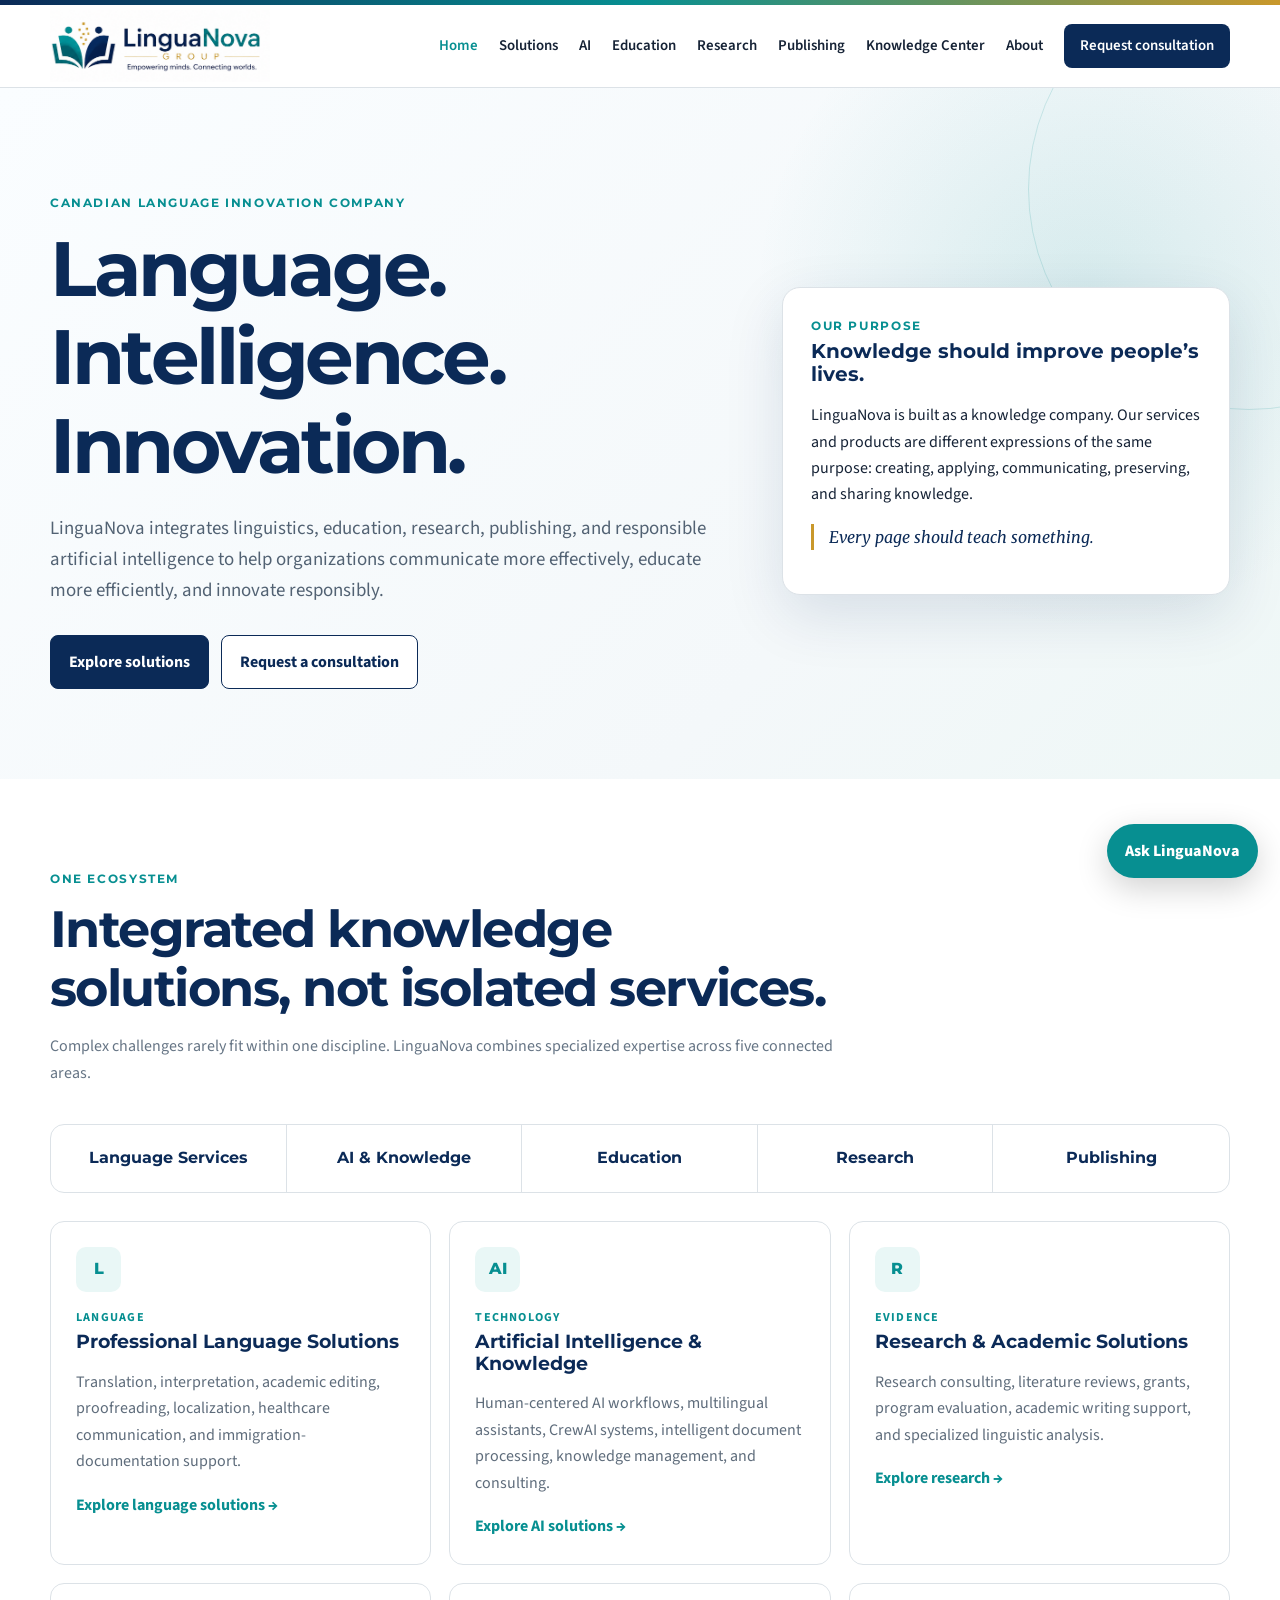
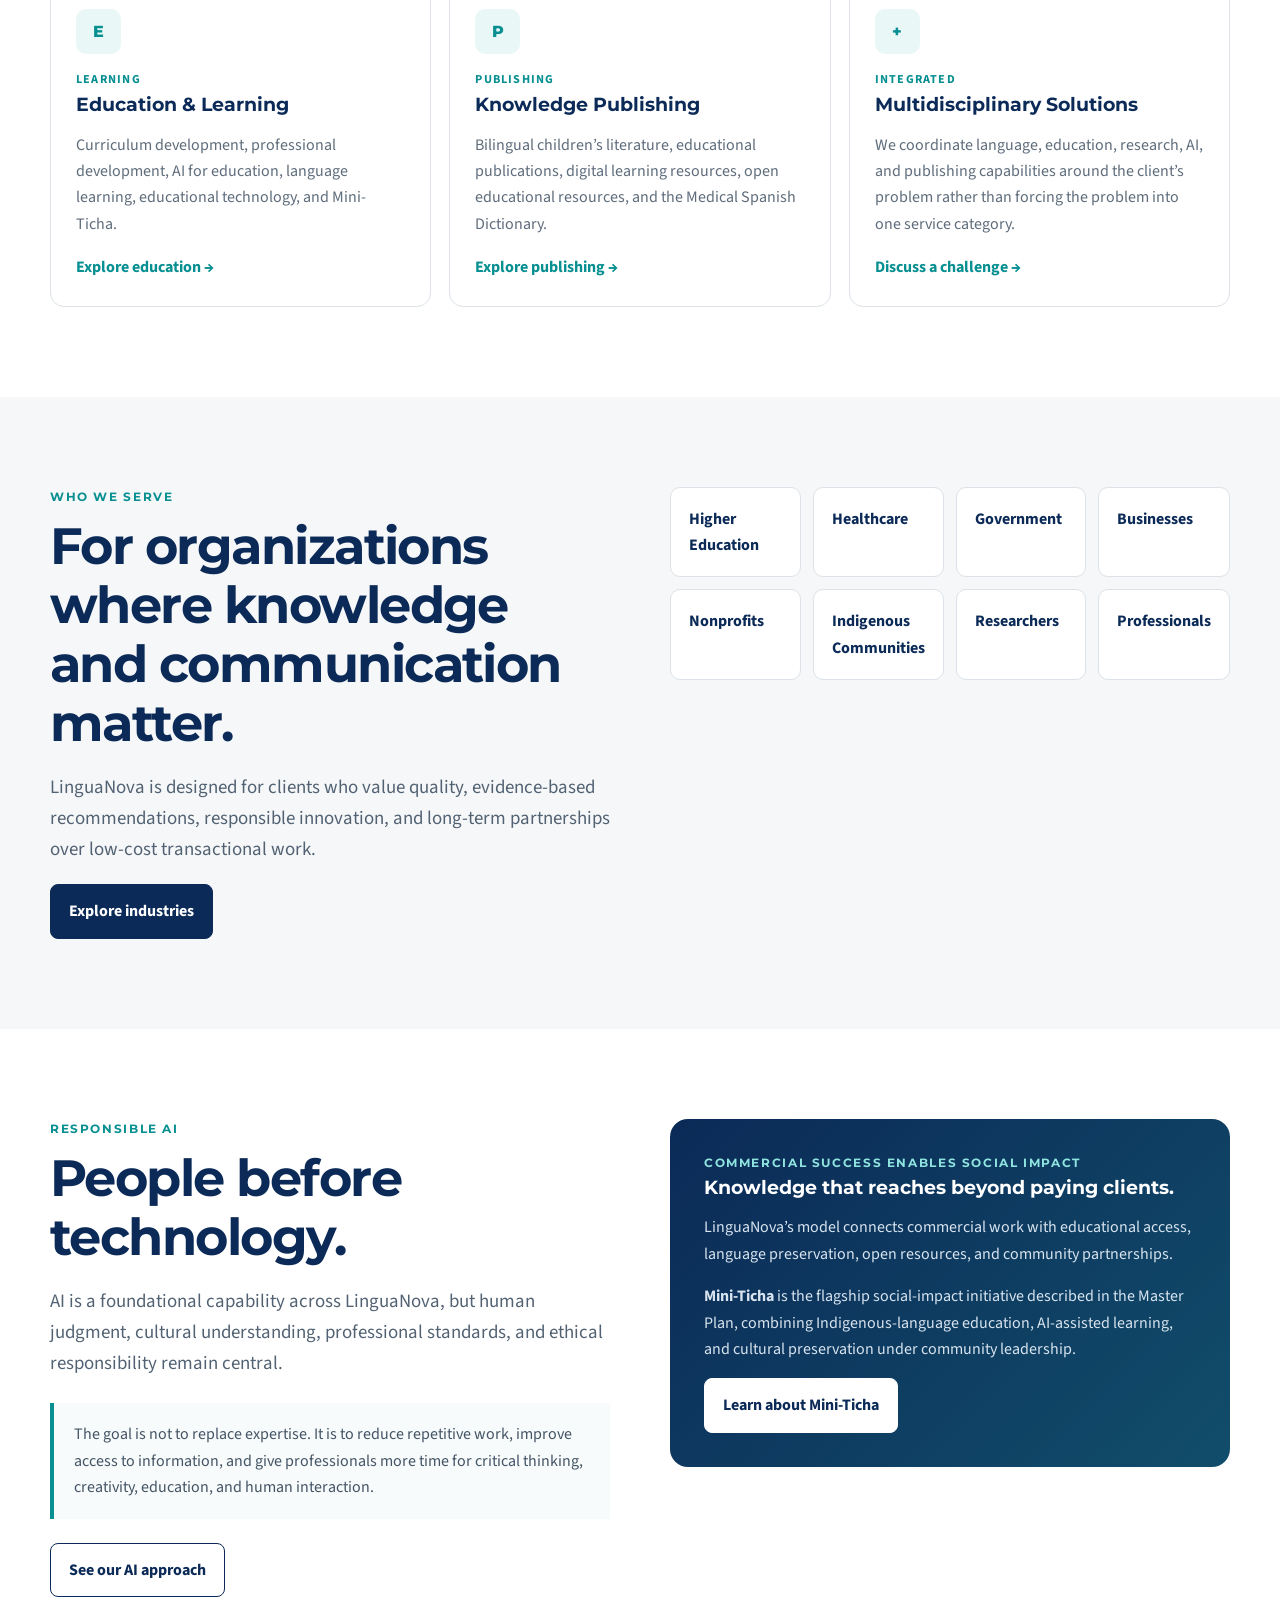
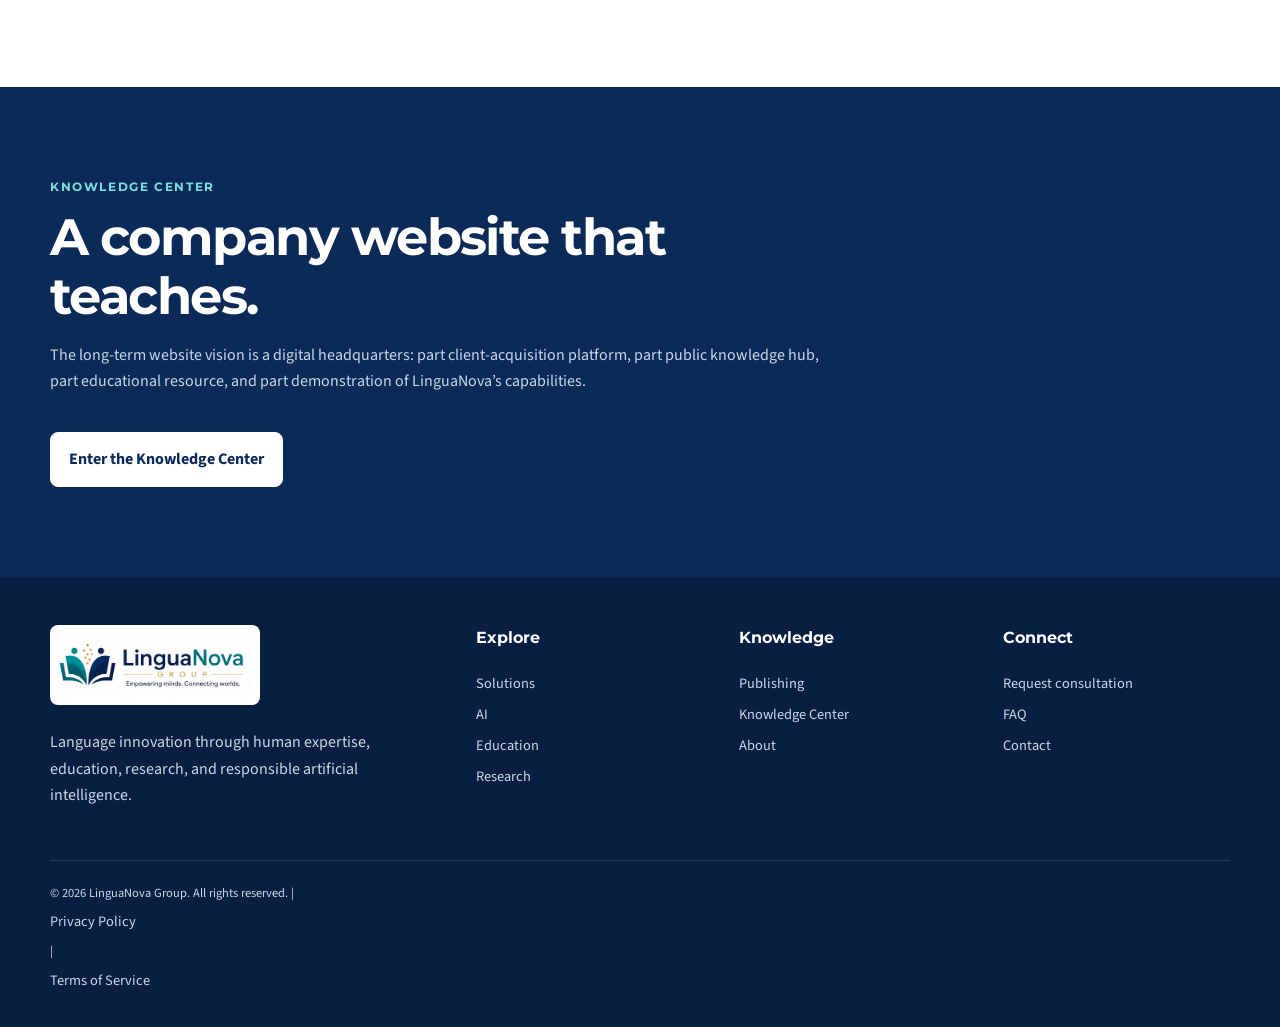
<file: index.html>
<!doctype html><html lang="en"><head><meta charset="utf-8"><meta name="viewport" content="width=device-width,initial-scale=1">
<title>Language. Intelligence. Innovation. | LinguaNova</title><meta name="description" content="LinguaNova is a Canadian language innovation company integrating language, education, research, publishing, and responsible AI.">
<link rel="preconnect" href="https://fonts.googleapis.com"><link rel="preconnect" href="https://fonts.gstatic.com" crossorigin>
<link href="https://fonts.googleapis.com/css2?family=Merriweather:ital@0;1&family=Montserrat:wght@500;600;700;800&family=Source+Sans+3:wght@400;500;600;700&display=swap" rel="stylesheet">
<link rel="stylesheet" href="assets/styles.css"></head><body class=""><div class="topline"></div><header class="site-header"><div class="container nav">
<a class="brand" href="index.html"><img src="assets/linguanova-logo.png" alt="LinguaNova Group"></a>
<nav class="desktop-nav"><a href="index.html" style="color:var(--teal)">Home</a><a href="solutions.html">Solutions</a><a href="ai.html">AI</a><a href="education.html">Education</a><a href="research.html">Research</a><a href="publishing.html">Publishing</a><a href="knowledge.html">Knowledge Center</a><a href="about.html">About</a><a class="nav-cta" href="contact.html">Request consultation</a></nav>
<button class="mobile-menu" aria-label="Mobile navigation">☰</button>
</div></header>
<main>
<section class="hero"><div class="container hero-grid">
<div><div class="kicker">Canadian Language Innovation Company</div>
<h1>Language. Intelligence. Innovation.</h1>
<p class="lead">LinguaNova integrates linguistics, education, research, publishing, and responsible artificial intelligence to help organizations communicate more effectively, educate more efficiently, and innovate responsibly.</p>
<div class="hero-actions"><a class="btn" href="solutions.html">Explore solutions</a><a class="btn btn-outline" href="contact.html">Request a consultation</a></div>
</div>
<aside class="hero-panel"><div class="kicker">Our purpose</div><h3>Knowledge should improve people’s lives.</h3>
<p>LinguaNova is built as a knowledge company. Our services and products are different expressions of the same purpose: creating, applying, communicating, preserving, and sharing knowledge.</p>
<p class="principle">Every page should teach something.</p></aside>
</div></section>

<section class="section"><div class="container">
<div class="section-head"><div class="kicker">One ecosystem</div><h2>Integrated knowledge solutions, not isolated services.</h2><p>Complex challenges rarely fit within one discipline. LinguaNova combines specialized expertise across five connected areas.</p></div>
<div class="band"><a href="solutions.html">Language Services</a><a href="ai.html">AI & Knowledge</a><a href="education.html">Education</a><a href="research.html">Research</a><a href="publishing.html">Publishing</a></div>
<div class="grid-3" style="margin-top:28px">
<div class="card"><div class="iconbox">L</div><div class="eyebrow">Language</div><h3>Professional Language Solutions</h3><p>Translation, interpretation, academic editing, proofreading, localization, healthcare communication, and immigration-documentation support.</p><a class="card-link" href="solutions.html">Explore language solutions →</a></div>
<div class="card"><div class="iconbox">AI</div><div class="eyebrow">Technology</div><h3>Artificial Intelligence & Knowledge</h3><p>Human-centered AI workflows, multilingual assistants, CrewAI systems, intelligent document processing, knowledge management, and consulting.</p><a class="card-link" href="ai.html">Explore AI solutions →</a></div>
<div class="card"><div class="iconbox">R</div><div class="eyebrow">Evidence</div><h3>Research & Academic Solutions</h3><p>Research consulting, literature reviews, grants, program evaluation, academic writing support, and specialized linguistic analysis.</p><a class="card-link" href="research.html">Explore research →</a></div>
<div class="card"><div class="iconbox">E</div><div class="eyebrow">Learning</div><h3>Education & Learning</h3><p>Curriculum development, professional development, AI for education, language learning, educational technology, and Mini-Ticha.</p><a class="card-link" href="education.html">Explore education →</a></div>
<div class="card"><div class="iconbox">P</div><div class="eyebrow">Publishing</div><h3>Knowledge Publishing</h3><p>Bilingual children’s literature, educational publications, digital learning resources, open educational resources, and the Medical Spanish Dictionary.</p><a class="card-link" href="publishing.html">Explore publishing →</a></div>
<div class="card"><div class="iconbox">+</div><div class="eyebrow">Integrated</div><h3>Multidisciplinary Solutions</h3><p>We coordinate language, education, research, AI, and publishing capabilities around the client’s problem rather than forcing the problem into one service category.</p><a class="card-link" href="contact.html">Discuss a challenge →</a></div>
</div></div></section>

<section class="section section-soft"><div class="container split">
<div><div class="kicker">Who we serve</div><h2>For organizations where knowledge and communication matter.</h2><p class="lead">LinguaNova is designed for clients who value quality, evidence-based recommendations, responsible innovation, and long-term partnerships over low-cost transactional work.</p><a class="btn" href="solutions.html#industries">Explore industries</a></div>
<div class="audience-grid"><div class="audience">Higher Education</div><div class="audience">Healthcare</div><div class="audience">Government</div><div class="audience">Businesses</div><div class="audience">Nonprofits</div><div class="audience">Indigenous Communities</div><div class="audience">Researchers</div><div class="audience">Professionals</div></div>
</div></section>

<section class="section"><div class="container split">
<div><div class="kicker">Responsible AI</div><h2>People before technology.</h2><p class="lead">AI is a foundational capability across LinguaNova, but human judgment, cultural understanding, professional standards, and ethical responsibility remain central.</p><div class="learning-note">The goal is not to replace expertise. It is to reduce repetitive work, improve access to information, and give professionals more time for critical thinking, creativity, education, and human interaction.</div><a class="btn btn-outline" href="ai.html">See our AI approach</a></div>
<div class="impact-card"><div class="kicker" style="color:#8fe4df">Commercial success enables social impact</div><h3>Knowledge that reaches beyond paying clients.</h3><p>LinguaNova’s model connects commercial work with educational access, language preservation, open resources, and community partnerships.</p><p><strong>Mini-Ticha</strong> is the flagship social-impact initiative described in the Master Plan, combining Indigenous-language education, AI-assisted learning, and cultural preservation under community leadership.</p><a class="btn" style="background:white;color:var(--navy);border-color:white" href="education.html#mini-ticha">Learn about Mini-Ticha</a></div>
</div></section>

<section class="section section-navy"><div class="container"><div class="section-head"><div class="kicker" style="color:#7be0dd">Knowledge Center</div><h2>A company website that teaches.</h2><p>The long-term website vision is a digital headquarters: part client-acquisition platform, part public knowledge hub, part educational resource, and part demonstration of LinguaNova’s capabilities.</p></div><a class="btn" style="background:white;color:var(--navy);border-color:white" href="knowledge.html">Enter the Knowledge Center</a></div></section>
</main>
<footer><div class="container">
<div class="footer-grid">
<div><img class="footer-logo" src="assets/linguanova-logo.png" alt="LinguaNova"><p>Language innovation through human expertise, education, research, and responsible artificial intelligence.</p></div>
<div><h4>Explore</h4><a href="solutions.html">Solutions</a><a href="ai.html">AI</a><a href="education.html">Education</a><a href="research.html">Research</a></div>
<div><h4>Knowledge</h4><a href="publishing.html">Publishing</a><a href="knowledge.html">Knowledge Center</a><a href="about.html">About</a></div>
<div><h4>Connect</h4><a href="contact.html">Request consultation</a><a href="contact.html#faq">FAQ</a><a href="contact.html">Contact</a></div>
</div>
<div class="footer-bottom">© <span class="year"></span> LinguaNova Group. All rights reserved. | <a href="privacy.html">Privacy Policy</a> | <a href="terms.html">Terms of Service</a></div>
</div></footer>
<button class="chat-launch" id="chatLaunch">Ask LinguaNova</button>
<section class="chat" id="chatPanel"><div class="chat-head"><div><strong>LinguaNova Assistant</strong><small>Knowledge & consultation guidance</small></div><button id="chatClose">×</button></div><div class="chat-body" id="chatBody"></div><div class="quick"><button data-bot="language">Language Services</button><button data-bot="ai">AI</button><button data-bot="research">Research</button><button data-bot="education">Education</button><button data-bot="consult">Consultation</button></div><form class="chat-form" id="chatForm"><input id="chatInput" placeholder="Describe your challenge..." aria-label="Ask LinguaNova"><button>➤</button></form></section>
<script src="assets/script.js"></script></body></html>
</file>
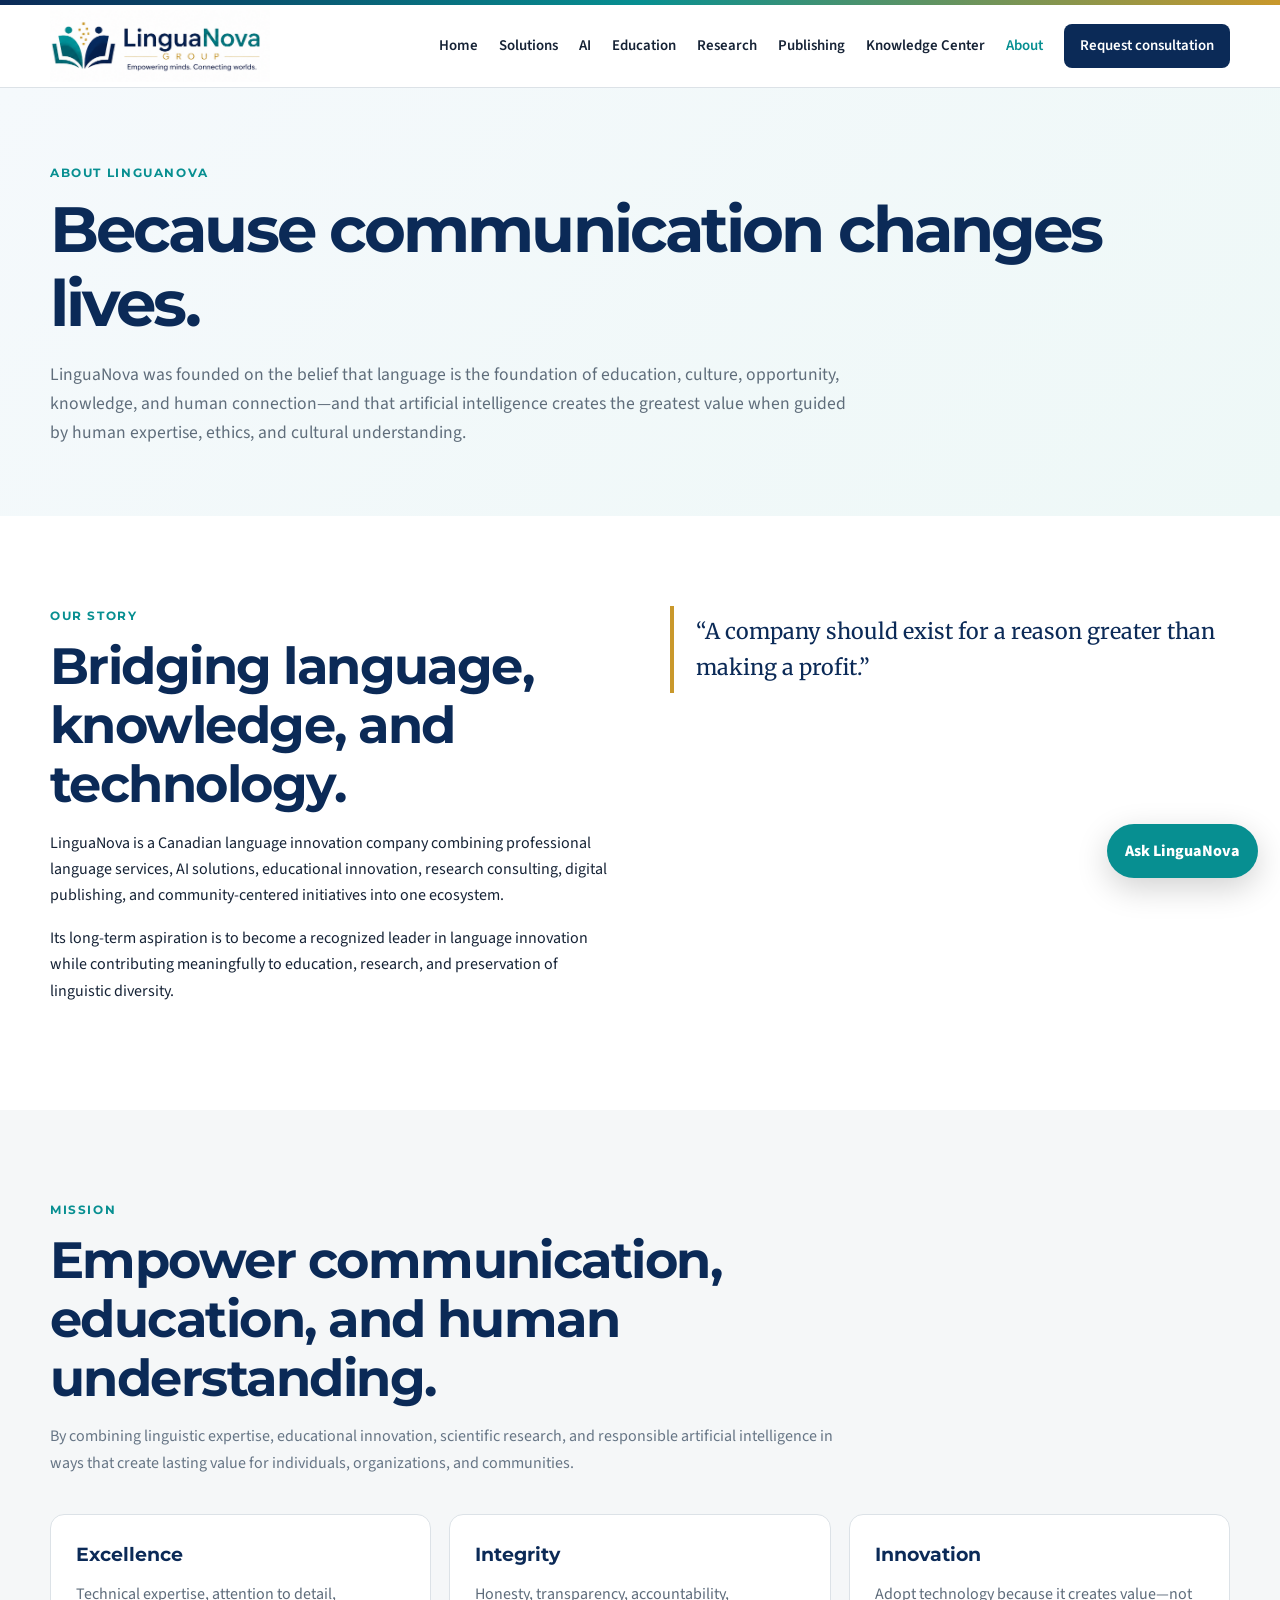
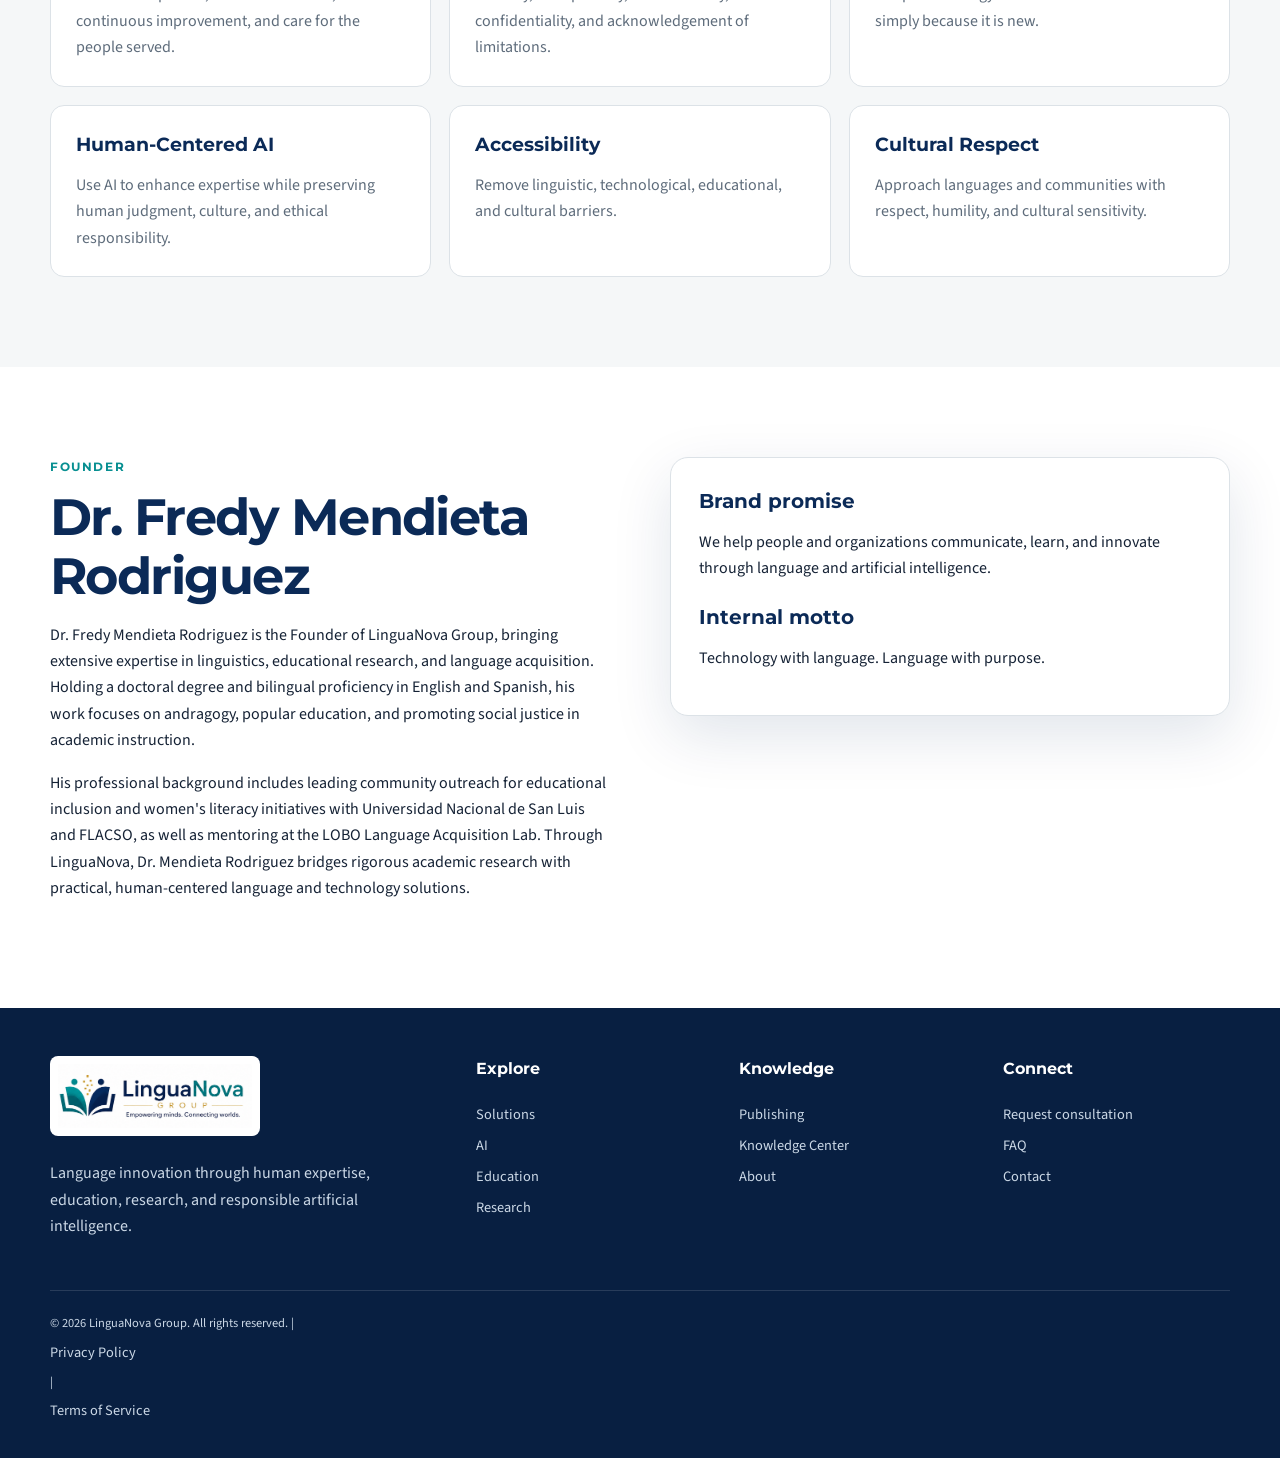
<file: about.html>
<!doctype html><html lang="en"><head><meta charset="utf-8"><meta name="viewport" content="width=device-width,initial-scale=1">
<title>About | LinguaNova</title><meta name="description" content="LinguaNova mission, story, values, founder, brand promise, and long-term vision.">
<link rel="preconnect" href="https://fonts.googleapis.com"><link rel="preconnect" href="https://fonts.gstatic.com" crossorigin>
<link href="https://fonts.googleapis.com/css2?family=Merriweather:ital@0;1&family=Montserrat:wght@500;600;700;800&family=Source+Sans+3:wght@400;500;600;700&display=swap" rel="stylesheet">
<link rel="stylesheet" href="assets/styles.css"></head><body class=""><div class="topline"></div><header class="site-header"><div class="container nav">
<a class="brand" href="index.html"><img src="assets/linguanova-logo.png" alt="LinguaNova Group"></a>
<nav class="desktop-nav"><a href="index.html">Home</a><a href="solutions.html">Solutions</a><a href="ai.html">AI</a><a href="education.html">Education</a><a href="research.html">Research</a><a href="publishing.html">Publishing</a><a href="knowledge.html">Knowledge Center</a><a href="about.html" style="color:var(--teal)">About</a><a class="nav-cta" href="contact.html">Request consultation</a></nav>
<button class="mobile-menu" aria-label="Mobile navigation">☰</button>
</div></header>
<main><section class="page-hero"><div class="container"><div class="kicker">About LinguaNova</div><h1>Because communication changes lives.</h1><p>LinguaNova was founded on the belief that language is the foundation of education, culture, opportunity, knowledge, and human connection—and that artificial intelligence creates the greatest value when guided by human expertise, ethics, and cultural understanding.</p></div></section>
<section class="section"><div class="container split"><div><div class="kicker">Our story</div><h2>Bridging language, knowledge, and technology.</h2><p>LinguaNova is a Canadian language innovation company combining professional language services, AI solutions, educational innovation, research consulting, digital publishing, and community-centered initiatives into one ecosystem.</p><p>Its long-term aspiration is to become a recognized leader in language innovation while contributing meaningfully to education, research, and preservation of linguistic diversity.</p></div><div class="quote">“A company should exist for a reason greater than making a profit.”</div></div></section>
<section class="section section-soft"><div class="container"><div class="section-head"><div class="kicker">Mission</div><h2>Empower communication, education, and human understanding.</h2><p>By combining linguistic expertise, educational innovation, scientific research, and responsible artificial intelligence in ways that create lasting value for individuals, organizations, and communities.</p></div>
<div class="grid-3">
<div class="card"><h3>Excellence</h3><p>Technical expertise, attention to detail, continuous improvement, and care for the people served.</p></div>
<div class="card"><h3>Integrity</h3><p>Honesty, transparency, accountability, confidentiality, and acknowledgement of limitations.</p></div>
<div class="card"><h3>Innovation</h3><p>Adopt technology because it creates value—not simply because it is new.</p></div>
<div class="card"><h3>Human-Centered AI</h3><p>Use AI to enhance expertise while preserving human judgment, culture, and ethical responsibility.</p></div>
<div class="card"><h3>Accessibility</h3><p>Remove linguistic, technological, educational, and cultural barriers.</p></div>
<div class="card"><h3>Cultural Respect</h3><p>Approach languages and communities with respect, humility, and cultural sensitivity.</p></div>
</div></div></section>
<section class="section"><div class="container split"><div><div class="kicker">Founder</div>
<h2>Dr. Fredy Mendieta Rodriguez</h2>
<p>Dr. Fredy Mendieta Rodriguez is the Founder of LinguaNova Group, bringing extensive expertise in linguistics, educational research, and language acquisition. Holding a doctoral degree and bilingual proficiency in English and Spanish, his work focuses on andragogy, popular education, and promoting social justice in academic instruction.</p>
<p>His professional background includes leading community outreach for educational inclusion and women's literacy initiatives with Universidad Nacional de San Luis and FLACSO, as well as mentoring at the LOBO Language Acquisition Lab. Through LinguaNova, Dr. Mendieta Rodriguez bridges rigorous academic research with practical, human-centered language and technology solutions.</p></div><div class="hero-panel"><h3>Brand promise</h3><p>We help people and organizations communicate, learn, and innovate through language and artificial intelligence.</p><h3 style="margin-top:24px">Internal motto</h3><p>Technology with language. Language with purpose.</p></div></div></section>
</main>
<footer><div class="container">
<div class="footer-grid">
<div><img class="footer-logo" src="assets/linguanova-logo.png" alt="LinguaNova"><p>Language innovation through human expertise, education, research, and responsible artificial intelligence.</p></div>
<div><h4>Explore</h4><a href="solutions.html">Solutions</a><a href="ai.html">AI</a><a href="education.html">Education</a><a href="research.html">Research</a></div>
<div><h4>Knowledge</h4><a href="publishing.html">Publishing</a><a href="knowledge.html">Knowledge Center</a><a href="about.html">About</a></div>
<div><h4>Connect</h4><a href="contact.html">Request consultation</a><a href="contact.html#faq">FAQ</a><a href="contact.html">Contact</a></div>
</div>
<div class="footer-bottom">© <span class="year"></span> LinguaNova Group. All rights reserved. | <a href="privacy.html">Privacy Policy</a> | <a href="terms.html">Terms of Service</a></div>
</div></footer>
<button class="chat-launch" id="chatLaunch">Ask LinguaNova</button>
<section class="chat" id="chatPanel"><div class="chat-head"><div><strong>LinguaNova Assistant</strong><small>Knowledge & consultation guidance</small></div><button id="chatClose">×</button></div><div class="chat-body" id="chatBody"></div><div class="quick"><button data-bot="language">Language Services</button><button data-bot="ai">AI</button><button data-bot="research">Research</button><button data-bot="education">Education</button><button data-bot="consult">Consultation</button></div><form class="chat-form" id="chatForm"><input id="chatInput" placeholder="Describe your challenge..." aria-label="Ask LinguaNova"><button>➤</button></form></section>
<script src="assets/script.js"></script></body></html>
</file>
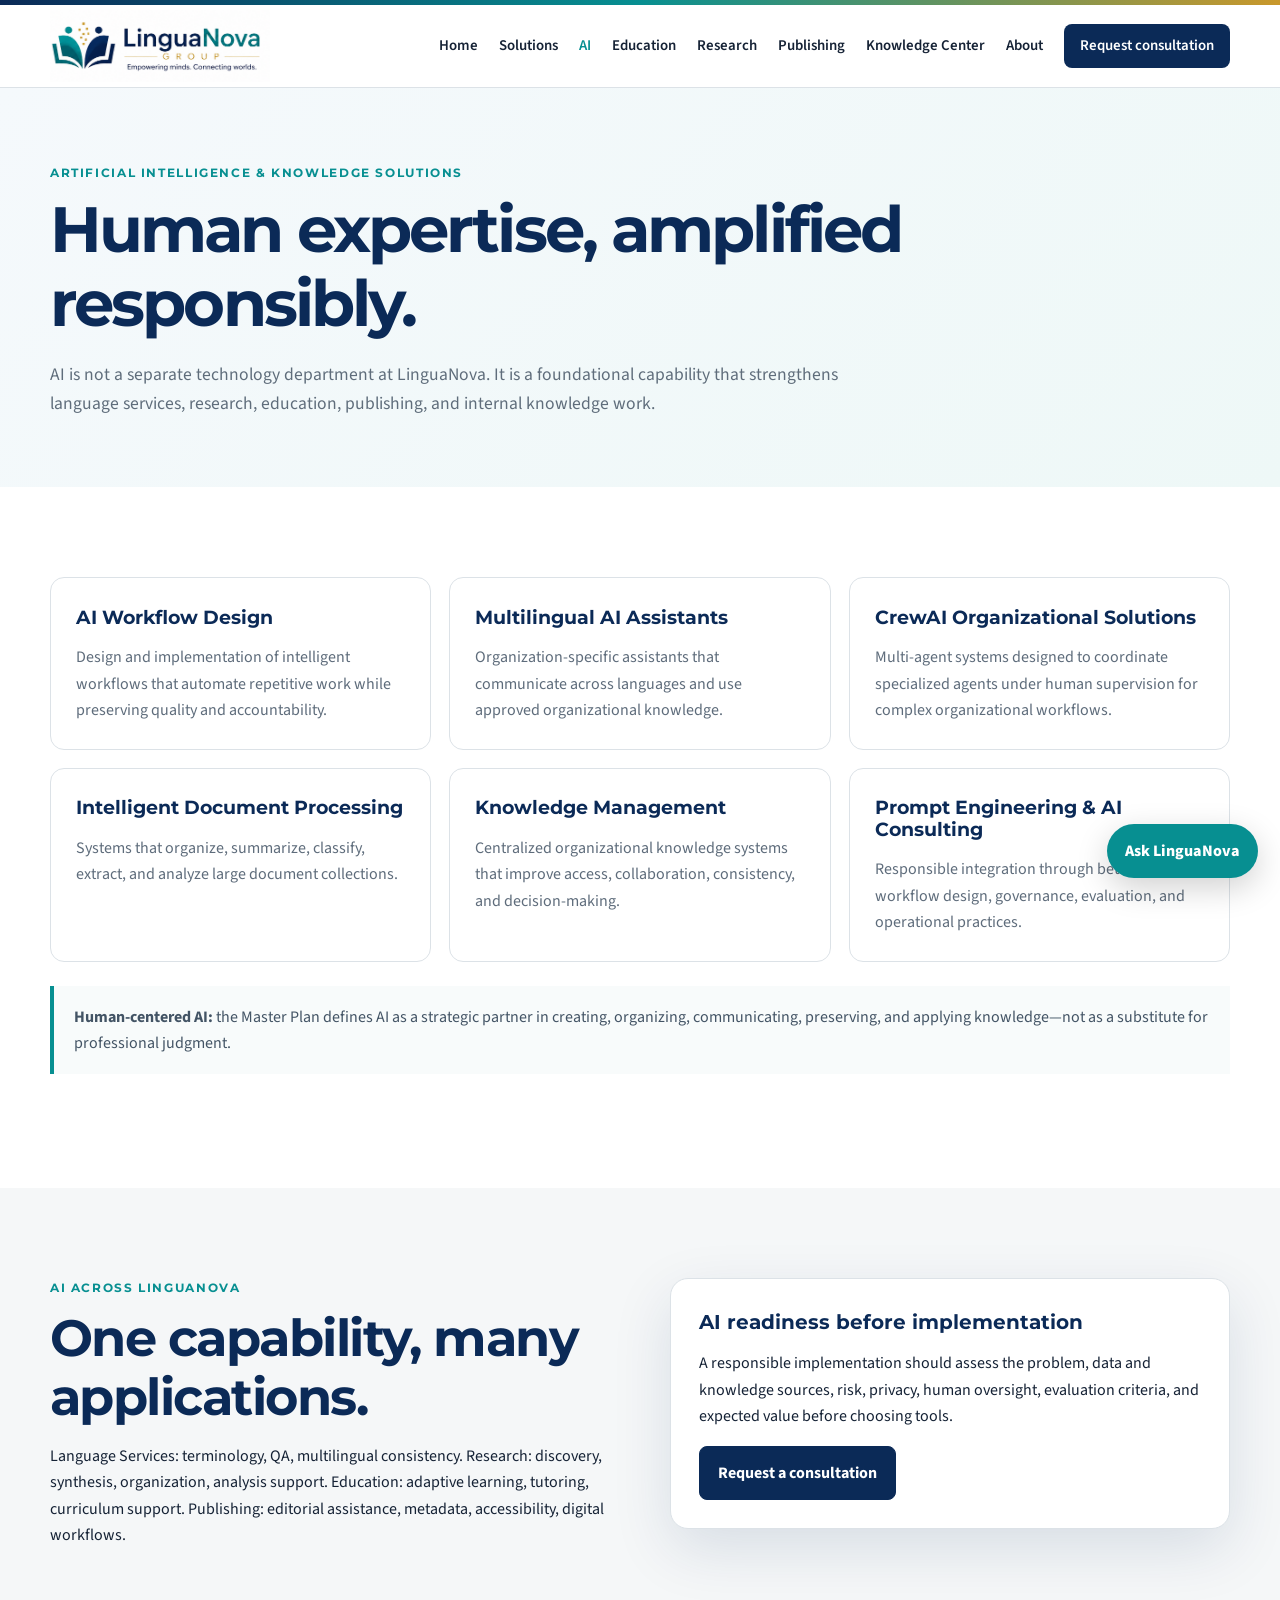
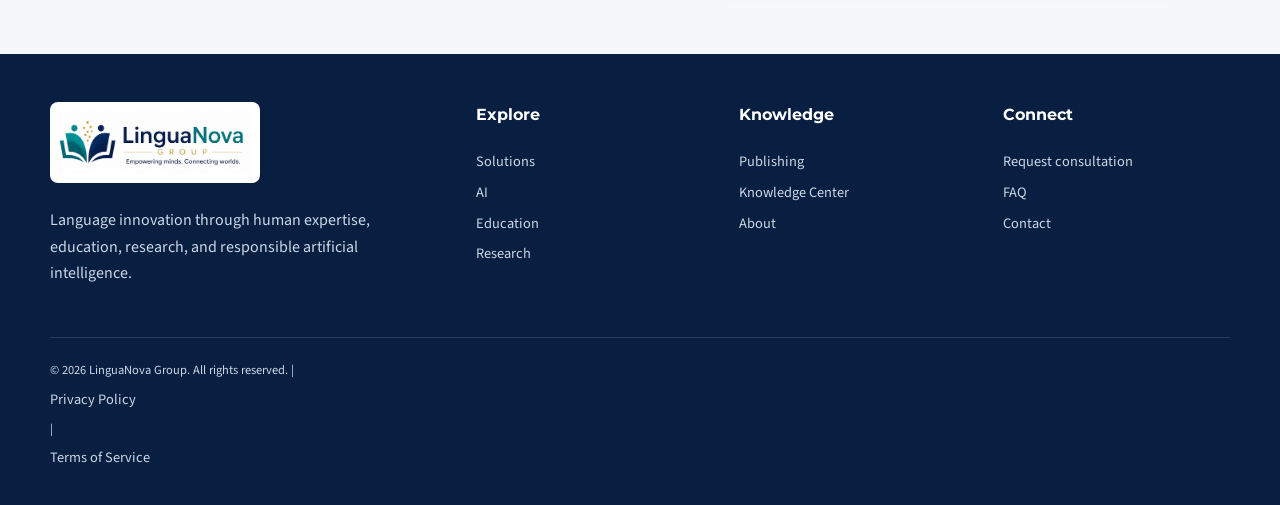
<file: ai.html>
<!doctype html><html lang="en"><head><meta charset="utf-8"><meta name="viewport" content="width=device-width,initial-scale=1">
<title>AI & Knowledge Solutions | LinguaNova</title><meta name="description" content="Human-centered AI, knowledge management, CrewAI, assistants, and workflow solutions.">
<link rel="preconnect" href="https://fonts.googleapis.com"><link rel="preconnect" href="https://fonts.gstatic.com" crossorigin>
<link href="https://fonts.googleapis.com/css2?family=Merriweather:ital@0;1&family=Montserrat:wght@500;600;700;800&family=Source+Sans+3:wght@400;500;600;700&display=swap" rel="stylesheet">
<link rel="stylesheet" href="assets/styles.css"></head><body class=""><div class="topline"></div><header class="site-header"><div class="container nav">
<a class="brand" href="index.html"><img src="assets/linguanova-logo.png" alt="LinguaNova Group"></a>
<nav class="desktop-nav"><a href="index.html">Home</a><a href="solutions.html">Solutions</a><a href="ai.html" style="color:var(--teal)">AI</a><a href="education.html">Education</a><a href="research.html">Research</a><a href="publishing.html">Publishing</a><a href="knowledge.html">Knowledge Center</a><a href="about.html">About</a><a class="nav-cta" href="contact.html">Request consultation</a></nav>
<button class="mobile-menu" aria-label="Mobile navigation">☰</button>
</div></header>
<main><section class="page-hero"><div class="container"><div class="kicker">Artificial Intelligence & Knowledge Solutions</div><h1>Human expertise, amplified responsibly.</h1><p>AI is not a separate technology department at LinguaNova. It is a foundational capability that strengthens language services, research, education, publishing, and internal knowledge work.</p></div></section>
<section class="section"><div class="container"><div class="grid-3">
<div class="card"><h3>AI Workflow Design</h3><p>Design and implementation of intelligent workflows that automate repetitive work while preserving quality and accountability.</p></div>
<div class="card"><h3>Multilingual AI Assistants</h3><p>Organization-specific assistants that communicate across languages and use approved organizational knowledge.</p></div>
<div class="card"><h3>CrewAI Organizational Solutions</h3><p>Multi-agent systems designed to coordinate specialized agents under human supervision for complex organizational workflows.</p></div>
<div class="card"><h3>Intelligent Document Processing</h3><p>Systems that organize, summarize, classify, extract, and analyze large document collections.</p></div>
<div class="card"><h3>Knowledge Management</h3><p>Centralized organizational knowledge systems that improve access, collaboration, consistency, and decision-making.</p></div>
<div class="card"><h3>Prompt Engineering & AI Consulting</h3><p>Responsible integration through better prompts, workflow design, governance, evaluation, and operational practices.</p></div>
</div>
<div class="learning-note"><strong>Human-centered AI:</strong> the Master Plan defines AI as a strategic partner in creating, organizing, communicating, preserving, and applying knowledge—not as a substitute for professional judgment.</div>
</div></section>
<section class="section section-soft"><div class="container split"><div><div class="kicker">AI across LinguaNova</div><h2>One capability, many applications.</h2><p>Language Services: terminology, QA, multilingual consistency. Research: discovery, synthesis, organization, analysis support. Education: adaptive learning, tutoring, curriculum support. Publishing: editorial assistance, metadata, accessibility, digital workflows.</p></div><div class="hero-panel"><h3>AI readiness before implementation</h3><p>A responsible implementation should assess the problem, data and knowledge sources, risk, privacy, human oversight, evaluation criteria, and expected value before choosing tools.</p><a class="btn" href="contact.html">Request a consultation</a></div></div></section>
</main>
<footer><div class="container">
<div class="footer-grid">
<div><img class="footer-logo" src="assets/linguanova-logo.png" alt="LinguaNova"><p>Language innovation through human expertise, education, research, and responsible artificial intelligence.</p></div>
<div><h4>Explore</h4><a href="solutions.html">Solutions</a><a href="ai.html">AI</a><a href="education.html">Education</a><a href="research.html">Research</a></div>
<div><h4>Knowledge</h4><a href="publishing.html">Publishing</a><a href="knowledge.html">Knowledge Center</a><a href="about.html">About</a></div>
<div><h4>Connect</h4><a href="contact.html">Request consultation</a><a href="contact.html#faq">FAQ</a><a href="contact.html">Contact</a></div>
</div>
<div class="footer-bottom">© <span class="year"></span> LinguaNova Group. All rights reserved. | <a href="privacy.html">Privacy Policy</a> | <a href="terms.html">Terms of Service</a></div>
</div></footer>
<button class="chat-launch" id="chatLaunch">Ask LinguaNova</button>
<section class="chat" id="chatPanel"><div class="chat-head"><div><strong>LinguaNova Assistant</strong><small>Knowledge & consultation guidance</small></div><button id="chatClose">×</button></div><div class="chat-body" id="chatBody"></div><div class="quick"><button data-bot="language">Language Services</button><button data-bot="ai">AI</button><button data-bot="research">Research</button><button data-bot="education">Education</button><button data-bot="consult">Consultation</button></div><form class="chat-form" id="chatForm"><input id="chatInput" placeholder="Describe your challenge..." aria-label="Ask LinguaNova"><button>➤</button></form></section>
<script src="assets/script.js"></script></body></html>
</file>
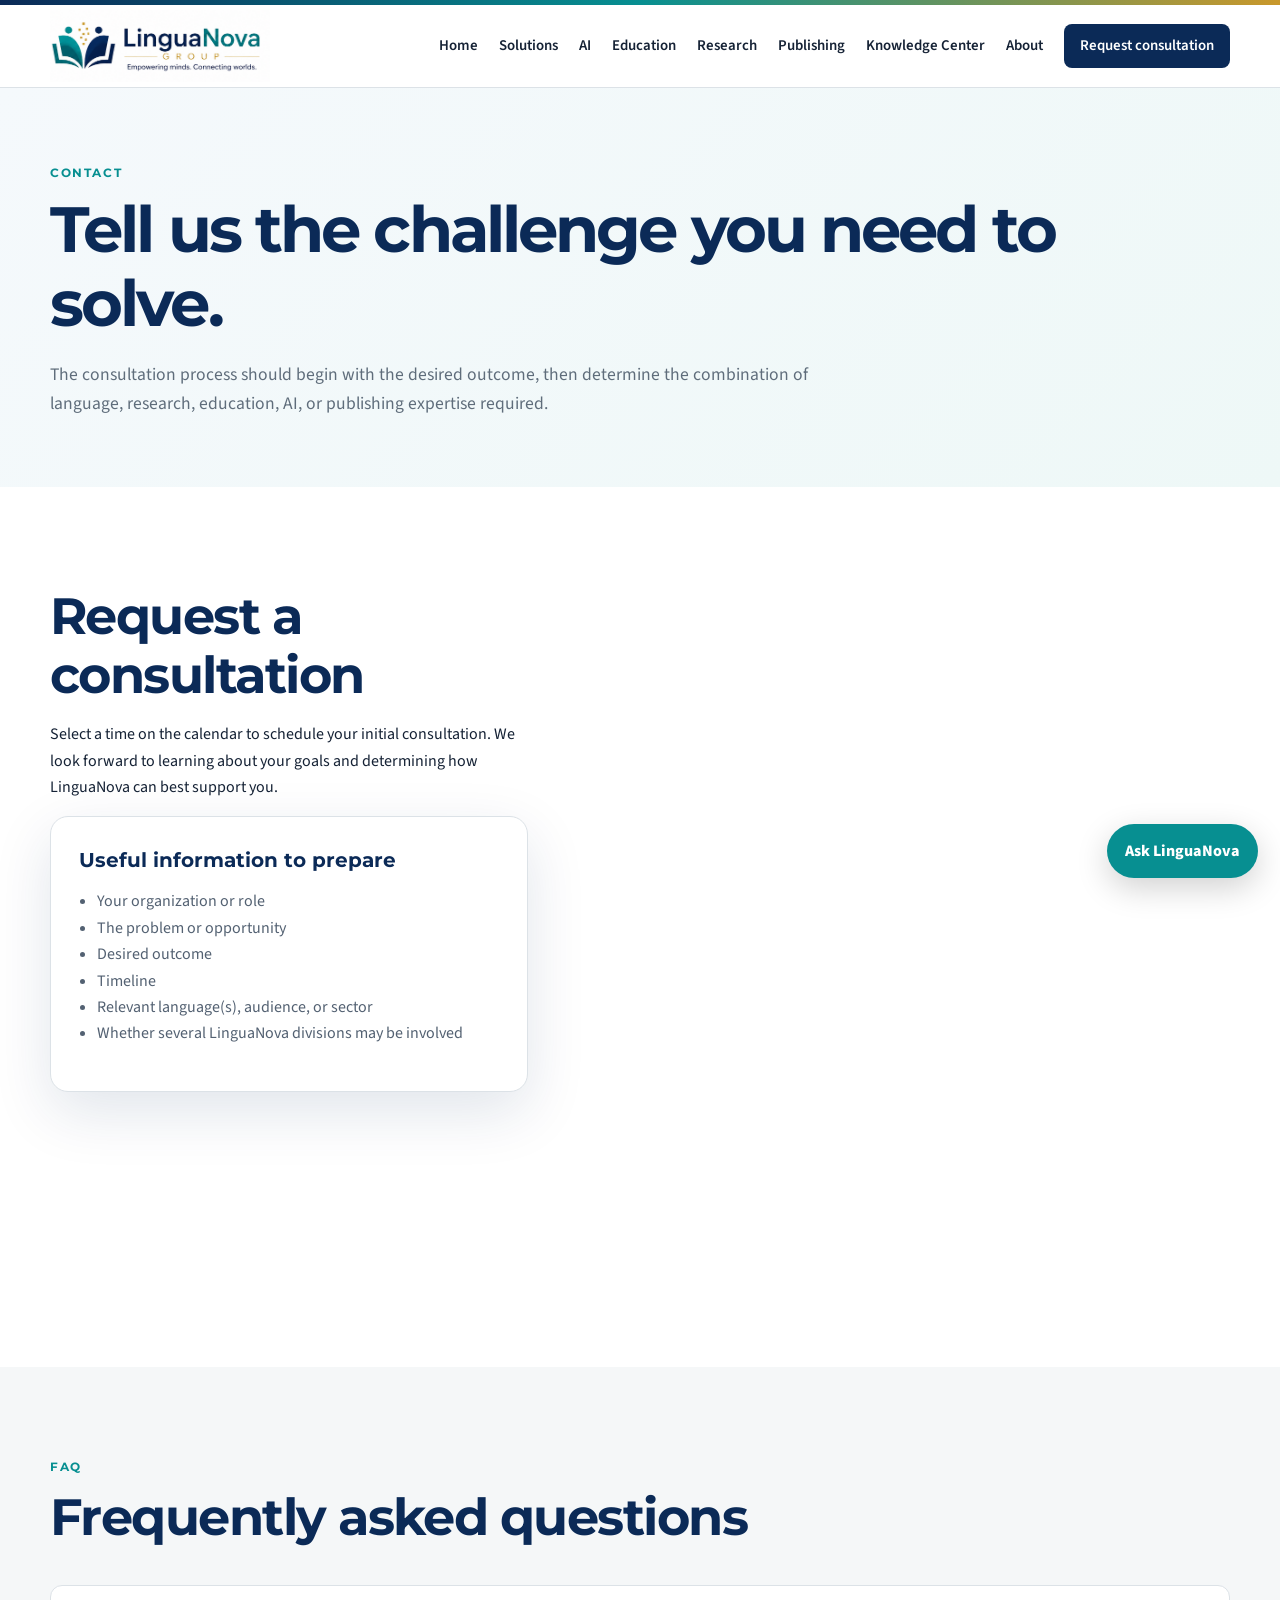
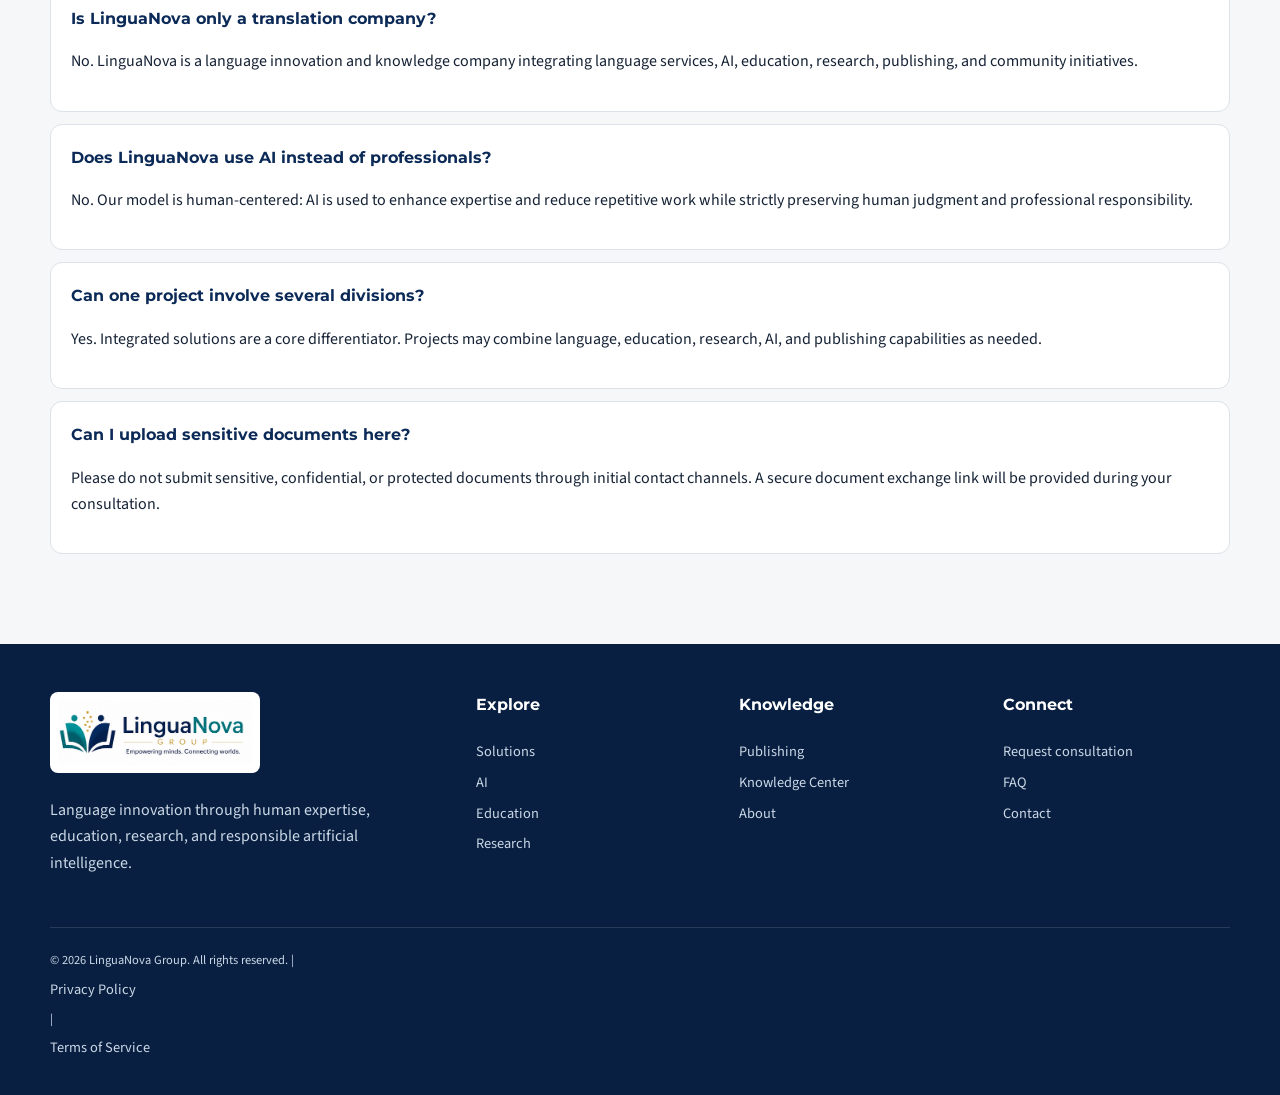
<file: contact.html>
<!doctype html>
<html lang="en">
<head>
  <meta charset="utf-8">
  <meta name="viewport" content="width=device-width,initial-scale=1">
  <title>Contact | LinguaNova</title>
  <meta name="description" content="Request a consultation with LinguaNova and find answers to common questions.">
  <link rel="preconnect" href="https://fonts.googleapis.com">
  <link rel="preconnect" href="https://fonts.gstatic.com" crossorigin>
  <link href="https://fonts.googleapis.com/css2?family=Merriweather:ital@0;1&family=Montserrat:wght@500;600;700;800&family=Source+Sans+3:wght@400;500;600;700&display=swap" rel="stylesheet">
  <link rel="stylesheet" href="assets/styles.css">
</head>
<body class="">
  <div class="topline"></div>
  <header class="site-header">
    <div class="container nav">
      <a class="brand" href="index.html"><img src="assets/linguanova-logo.png" alt="LinguaNova Group"></a>
      <nav class="desktop-nav">
        <a href="index.html">Home</a>
        <a href="solutions.html">Solutions</a>
        <a href="ai.html">AI</a>
        <a href="education.html">Education</a>
        <a href="research.html">Research</a>
        <a href="publishing.html">Publishing</a>
        <a href="knowledge.html">Knowledge Center</a>
        <a href="about.html">About</a>
        <a class="nav-cta" href="contact.html">Request consultation</a>
      </nav>
      <button class="mobile-menu" aria-label="Mobile navigation">☰</button>
    </div>
  </header>
  
  <main>
    <section class="page-hero">
      <div class="container">
        <div class="kicker">Contact</div>
        <h1>Tell us the challenge you need to solve.</h1>
        <p>The consultation process should begin with the desired outcome, then determine the combination of language, research, education, AI, or publishing expertise required.</p>
      </div>
    </section>
    
    <section class="section">
      <div class="container contact-grid">
        <div>
          <h2>Request a consultation</h2>
          <p>Select a time on the calendar to schedule your initial consultation. We look forward to learning about your goals and determining how LinguaNova can best support you.</p> 
          
          <div class="hero-panel">
            <h3>Useful information to prepare</h3>
            <ul>
              <li>Your organization or role</li>
              <li>The problem or opportunity</li>
              <li>Desired outcome</li>
              <li>Timeline</li>
              <li>Relevant language(s), audience, or sector</li>
              <li>Whether several LinguaNova divisions may be involved</li>
            </ul>
          </div>
        </div> 

        <!-- Calendly Calendar Embed -->
        <div>
          <!-- Calendly inline widget begin -->
          <div class="calendly-inline-widget" data-url="https://calendly.com/linguanovagroup/30min" style="min-width:320px;height:700px;"></div>
          <script type="text/javascript" src="https://assets.calendly.com/assets/external/widget.js" async></script>
          <!-- Calendly inline widget end -->
        </div>
      </div>
    </section>
    
    <section class="section section-soft" id="faq">
      <div class="container">
        <div class="section-head">
          <div class="kicker">FAQ</div>
          <h2>Frequently asked questions</h2>
        </div>
        <div class="solution-list">
          <div class="solution-item">
            <strong>Is LinguaNova only a translation company?</strong>
            <p>No. LinguaNova is a language innovation and knowledge company integrating language services, AI, education, research, publishing, and community initiatives.</p>
          </div>
          <div class="solution-item">
            <strong>Does LinguaNova use AI instead of professionals?</strong>
            <p>No. Our model is human-centered: AI is used to enhance expertise and reduce repetitive work while strictly preserving human judgment and professional responsibility.</p>
          </div>
          <div class="solution-item">
            <strong>Can one project involve several divisions?</strong>
            <p>Yes. Integrated solutions are a core differentiator. Projects may combine language, education, research, AI, and publishing capabilities as needed.</p>
          </div>
          <div class="solution-item">
            <strong>Can I upload sensitive documents here?</strong>
            <p>Please do not submit sensitive, confidential, or protected documents through initial contact channels. A secure document exchange link will be provided during your consultation.</p>
          </div>
        </div>
      </div>
    </section>
  </main>
  
  <footer>
    <div class="container">
      <div class="footer-grid">
        <div>
          <img class="footer-logo" src="assets/linguanova-logo.png" alt="LinguaNova">
          <p>Language innovation through human expertise, education, research, and responsible artificial intelligence.</p>
        </div>
        <div>
          <h4>Explore</h4>
          <a href="solutions.html">Solutions</a>
          <a href="ai.html">AI</a>
          <a href="education.html">Education</a>
          <a href="research.html">Research</a>
        </div>
        <div>
          <h4>Knowledge</h4>
          <a href="publishing.html">Publishing</a>
          <a href="knowledge.html">Knowledge Center</a>
          <a href="about.html">About</a>
        </div>
        <div>
          <h4>Connect</h4>
          <a href="contact.html">Request consultation</a>
          <a href="contact.html#faq">FAQ</a>
          <a href="contact.html">Contact</a>
        </div>
      </div>
      <div class="footer-bottom">© <span class="year"></span> LinguaNova Group. All rights reserved. | <a href="privacy.html">Privacy Policy</a> | <a href="terms.html">Terms of Service</a></div>
    </div>
  </footer>
  
  <button class="chat-launch" id="chatLaunch">Ask LinguaNova</button>
  <section class="chat" id="chatPanel">
    <div class="chat-head">
      <div>
        <strong>LinguaNova Assistant</strong>
        <small>Knowledge & consultation guidance</small>
      </div>
      <button id="chatClose">×</button>
    </div>
    <div class="chat-body" id="chatBody"></div>
    <div class="quick">
      <button data-bot="language">Language Services</button>
      <button data-bot="ai">AI</button>
      <button data-bot="research">Research</button>
      <button data-bot="education">Education</button>
      <button data-bot="consult">Consultation</button>
    </div>
    <form class="chat-form" id="chatForm">
      <input id="chatInput" placeholder="Describe your challenge..." aria-label="Ask LinguaNova">
      <button>➤</button>
    </form>
  </section>
  
  <script src="assets/script.js"></script>
</body>
</html>
</file>
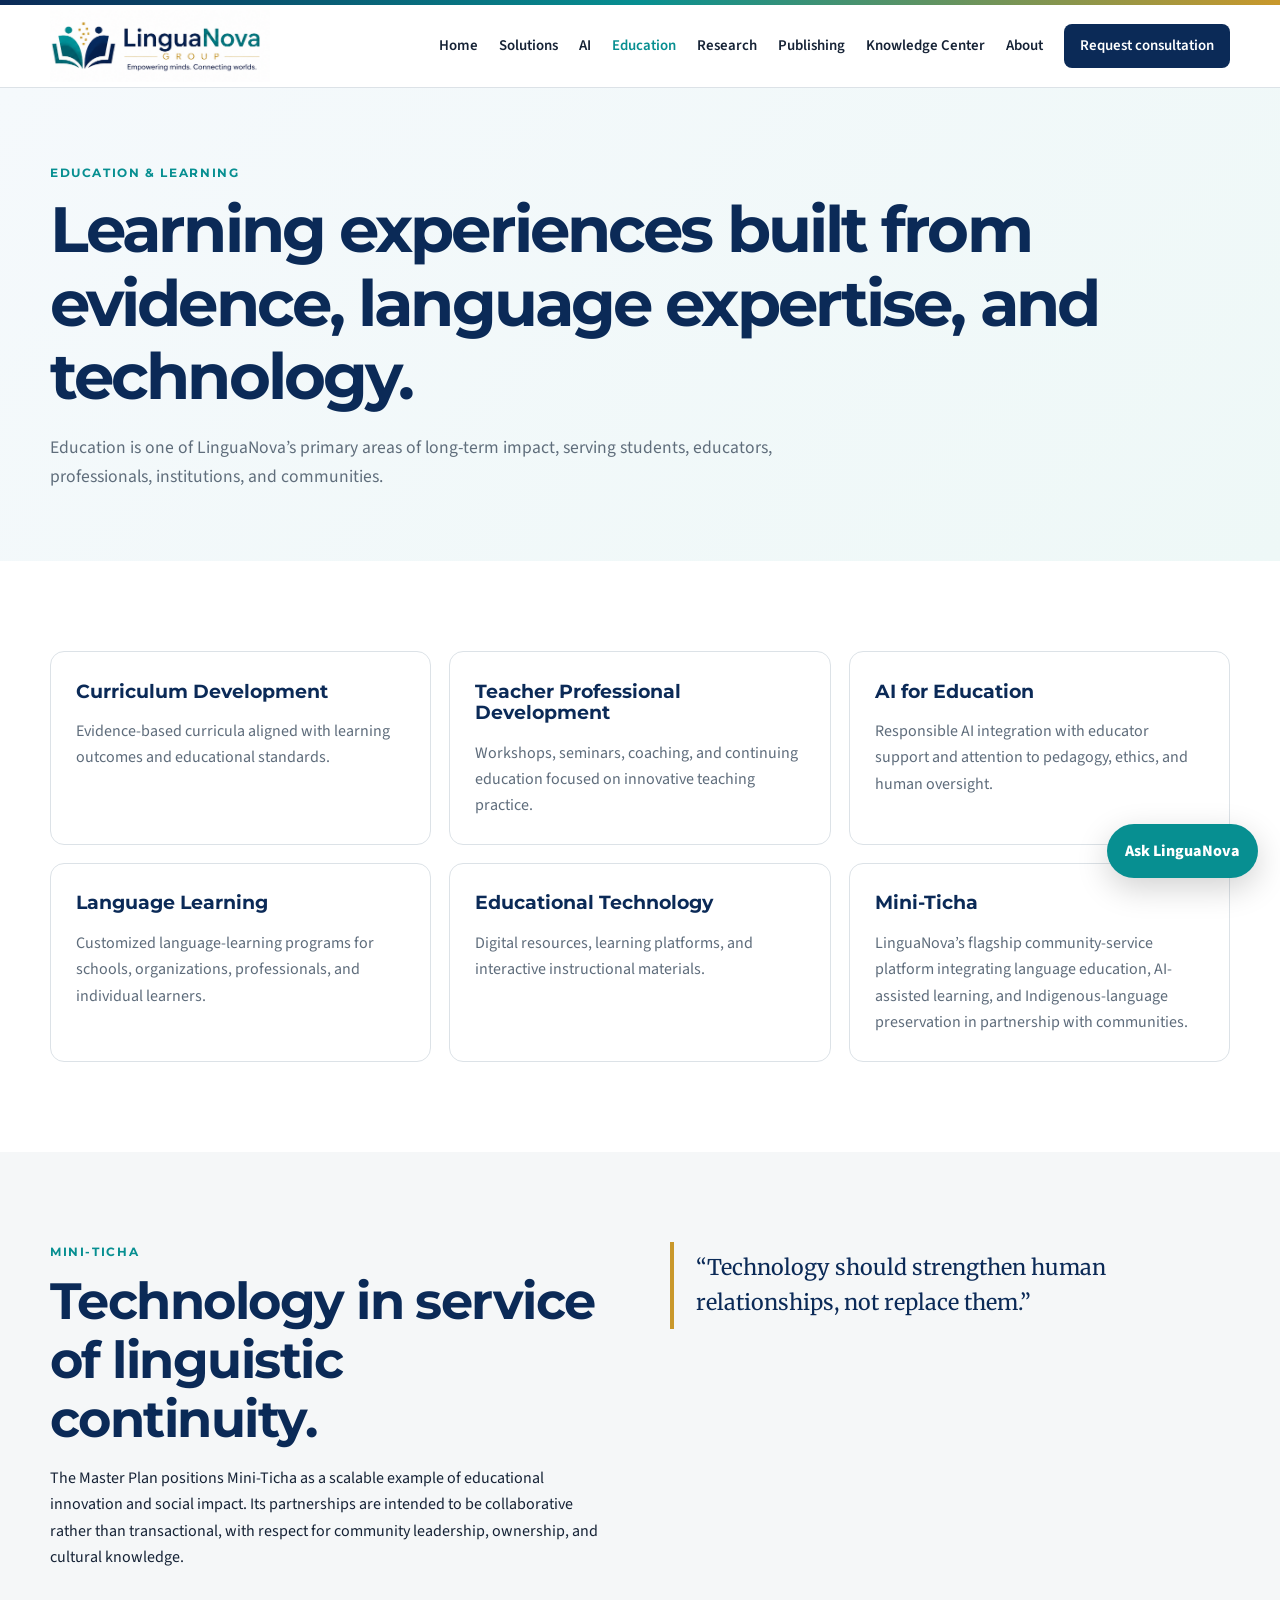
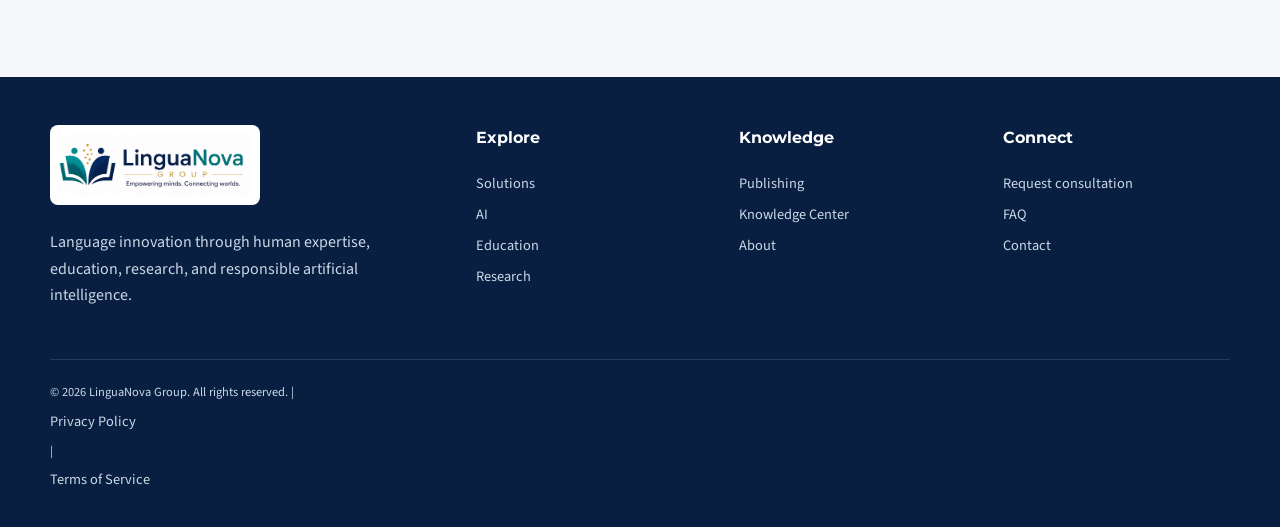
<file: education.html>
<!doctype html><html lang="en"><head><meta charset="utf-8"><meta name="viewport" content="width=device-width,initial-scale=1">
<title>Education & Learning | LinguaNova</title><meta name="description" content="Curriculum, professional development, AI for education, language learning, educational technology, and Mini-Ticha.">
<link rel="preconnect" href="https://fonts.googleapis.com"><link rel="preconnect" href="https://fonts.gstatic.com" crossorigin>
<link href="https://fonts.googleapis.com/css2?family=Merriweather:ital@0;1&family=Montserrat:wght@500;600;700;800&family=Source+Sans+3:wght@400;500;600;700&display=swap" rel="stylesheet">
<link rel="stylesheet" href="assets/styles.css"></head><body class=""><div class="topline"></div><header class="site-header"><div class="container nav">
<a class="brand" href="index.html"><img src="assets/linguanova-logo.png" alt="LinguaNova Group"></a>
<nav class="desktop-nav"><a href="index.html">Home</a><a href="solutions.html">Solutions</a><a href="ai.html">AI</a><a href="education.html" style="color:var(--teal)">Education</a><a href="research.html">Research</a><a href="publishing.html">Publishing</a><a href="knowledge.html">Knowledge Center</a><a href="about.html">About</a><a class="nav-cta" href="contact.html">Request consultation</a></nav>
<button class="mobile-menu" aria-label="Mobile navigation">☰</button>
</div></header>
<main><section class="page-hero"><div class="container"><div class="kicker">Education & Learning</div><h1>Learning experiences built from evidence, language expertise, and technology.</h1><p>Education is one of LinguaNova’s primary areas of long-term impact, serving students, educators, professionals, institutions, and communities.</p></div></section>
<section class="section"><div class="container"><div class="grid-3">
<div class="card"><h3>Curriculum Development</h3><p>Evidence-based curricula aligned with learning outcomes and educational standards.</p></div>
<div class="card"><h3>Teacher Professional Development</h3><p>Workshops, seminars, coaching, and continuing education focused on innovative teaching practice.</p></div>
<div class="card"><h3>AI for Education</h3><p>Responsible AI integration with educator support and attention to pedagogy, ethics, and human oversight.</p></div>
<div class="card"><h3>Language Learning</h3><p>Customized language-learning programs for schools, organizations, professionals, and individual learners.</p></div>
<div class="card"><h3>Educational Technology</h3><p>Digital resources, learning platforms, and interactive instructional materials.</p></div>
<div class="card" id="mini-ticha"><h3>Mini-Ticha</h3><p>LinguaNova’s flagship community-service platform integrating language education, AI-assisted learning, and Indigenous-language preservation in partnership with communities.</p></div>
</div></div></section>
<section class="section section-soft"><div class="container split"><div><div class="kicker">Mini-Ticha</div><h2>Technology in service of linguistic continuity.</h2><p>The Master Plan positions Mini-Ticha as a scalable example of educational innovation and social impact. Its partnerships are intended to be collaborative rather than transactional, with respect for community leadership, ownership, and cultural knowledge.</p></div><div class="quote">“Technology should strengthen human relationships, not replace them.”</div></div></section>
</main>
<footer><div class="container">
<div class="footer-grid">
<div><img class="footer-logo" src="assets/linguanova-logo.png" alt="LinguaNova"><p>Language innovation through human expertise, education, research, and responsible artificial intelligence.</p></div>
<div><h4>Explore</h4><a href="solutions.html">Solutions</a><a href="ai.html">AI</a><a href="education.html">Education</a><a href="research.html">Research</a></div>
<div><h4>Knowledge</h4><a href="publishing.html">Publishing</a><a href="knowledge.html">Knowledge Center</a><a href="about.html">About</a></div>
<div><h4>Connect</h4><a href="contact.html">Request consultation</a><a href="contact.html#faq">FAQ</a><a href="contact.html">Contact</a></div>
</div>
<div class="footer-bottom">© <span class="year"></span> LinguaNova Group. All rights reserved. | <a href="privacy.html">Privacy Policy</a> | <a href="terms.html">Terms of Service</a></div>
</div></footer>
<button class="chat-launch" id="chatLaunch">Ask LinguaNova</button>
<section class="chat" id="chatPanel"><div class="chat-head"><div><strong>LinguaNova Assistant</strong><small>Knowledge & consultation guidance</small></div><button id="chatClose">×</button></div><div class="chat-body" id="chatBody"></div><div class="quick"><button data-bot="language">Language Services</button><button data-bot="ai">AI</button><button data-bot="research">Research</button><button data-bot="education">Education</button><button data-bot="consult">Consultation</button></div><form class="chat-form" id="chatForm"><input id="chatInput" placeholder="Describe your challenge..." aria-label="Ask LinguaNova"><button>➤</button></form></section>
<script src="assets/script.js"></script></body></html>
</file>
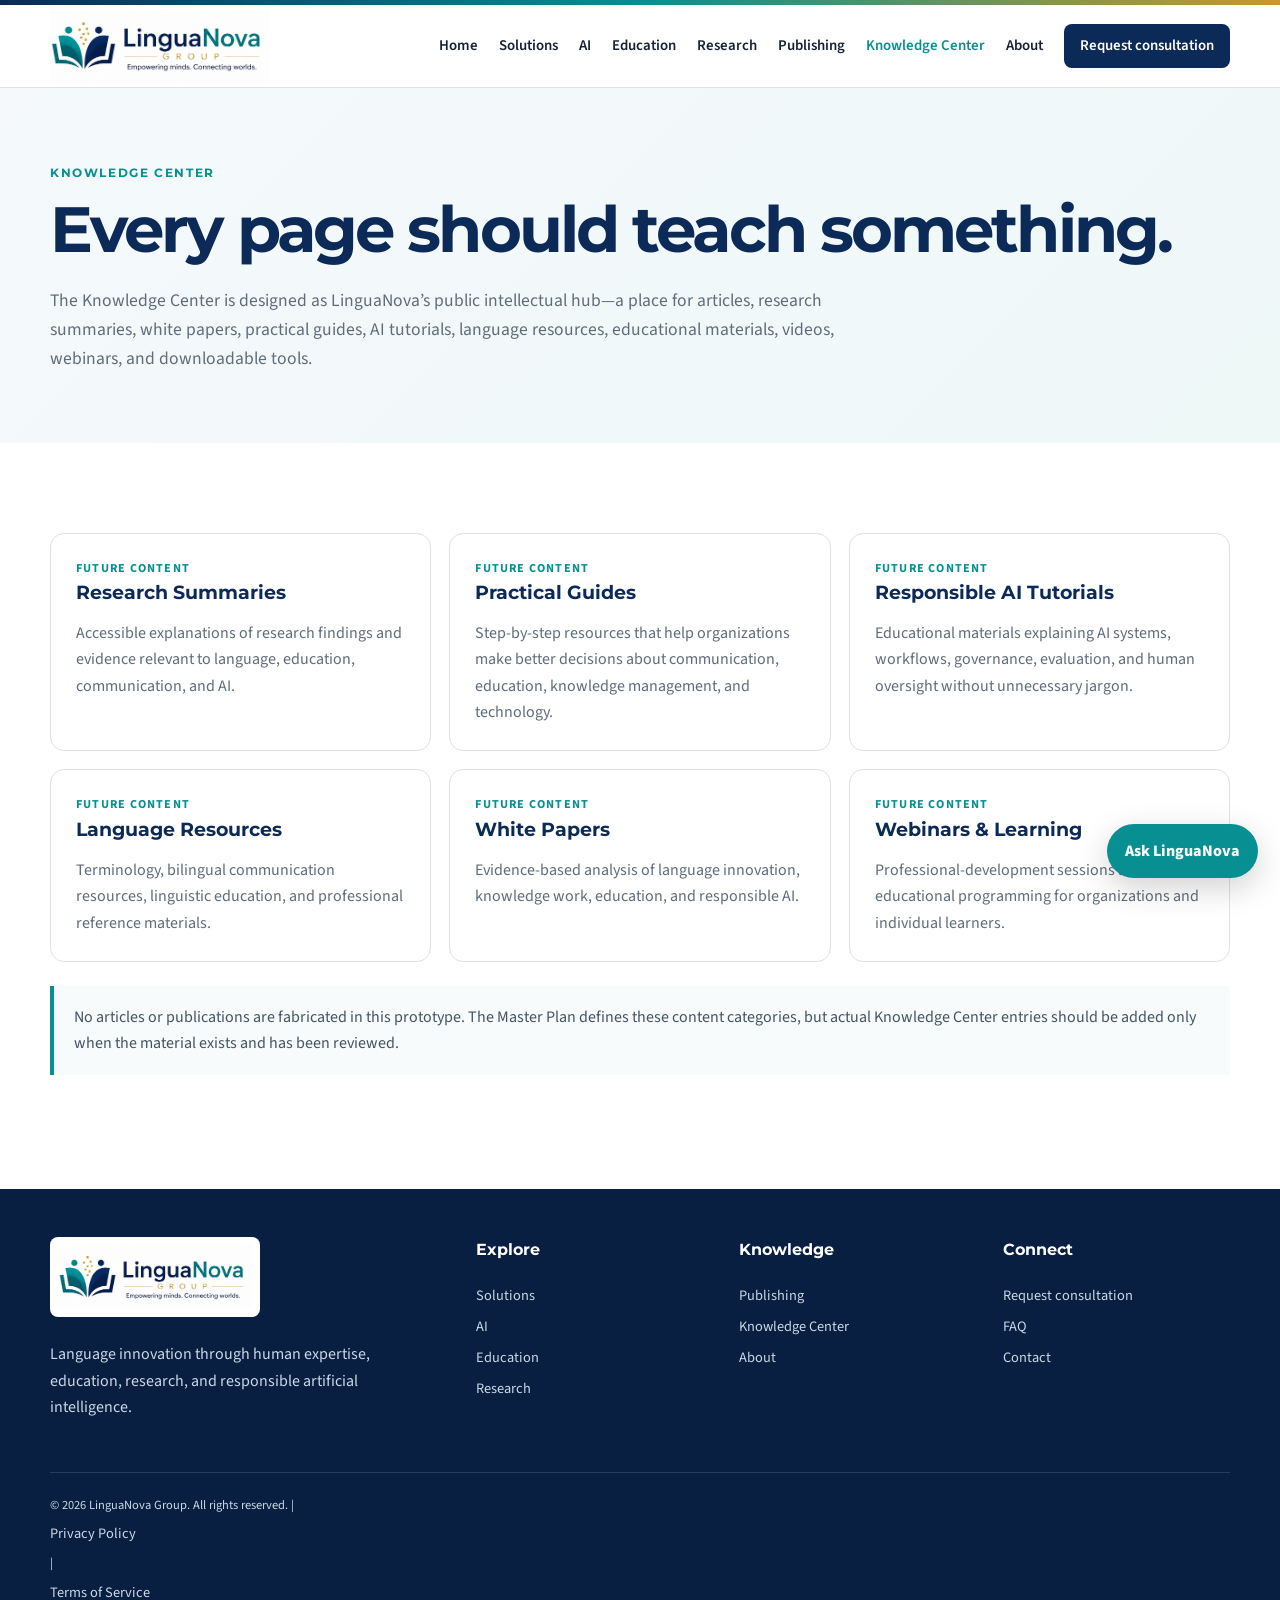
<file: knowledge.html>
<!doctype html><html lang="en"><head><meta charset="utf-8"><meta name="viewport" content="width=device-width,initial-scale=1">
<title>Knowledge Center | LinguaNova</title><meta name="description" content="LinguaNova public knowledge hub for articles, guides, research, AI tutorials, and language resources.">
<link rel="preconnect" href="https://fonts.googleapis.com"><link rel="preconnect" href="https://fonts.gstatic.com" crossorigin>
<link href="https://fonts.googleapis.com/css2?family=Merriweather:ital@0;1&family=Montserrat:wght@500;600;700;800&family=Source+Sans+3:wght@400;500;600;700&display=swap" rel="stylesheet">
<link rel="stylesheet" href="assets/styles.css"></head><body class=""><div class="topline"></div><header class="site-header"><div class="container nav">
<a class="brand" href="index.html"><img src="assets/linguanova-logo.png" alt="LinguaNova Group"></a>
<nav class="desktop-nav"><a href="index.html">Home</a><a href="solutions.html">Solutions</a><a href="ai.html">AI</a><a href="education.html">Education</a><a href="research.html">Research</a><a href="publishing.html">Publishing</a><a href="knowledge.html" style="color:var(--teal)">Knowledge Center</a><a href="about.html">About</a><a class="nav-cta" href="contact.html">Request consultation</a></nav>
<button class="mobile-menu" aria-label="Mobile navigation">☰</button>
</div></header>
<main><section class="page-hero"><div class="container"><div class="kicker">Knowledge Center</div><h1>Every page should teach something.</h1><p>The Knowledge Center is designed as LinguaNova’s public intellectual hub—a place for articles, research summaries, white papers, practical guides, AI tutorials, language resources, educational materials, videos, webinars, and downloadable tools.</p></div></section>
<section class="section"><div class="container">
<div class="grid-3">
<div class="card"><div class="eyebrow">Future content</div><h3>Research Summaries</h3><p>Accessible explanations of research findings and evidence relevant to language, education, communication, and AI.</p></div>
<div class="card"><div class="eyebrow">Future content</div><h3>Practical Guides</h3><p>Step-by-step resources that help organizations make better decisions about communication, education, knowledge management, and technology.</p></div>
<div class="card"><div class="eyebrow">Future content</div><h3>Responsible AI Tutorials</h3><p>Educational materials explaining AI systems, workflows, governance, evaluation, and human oversight without unnecessary jargon.</p></div>
<div class="card"><div class="eyebrow">Future content</div><h3>Language Resources</h3><p>Terminology, bilingual communication resources, linguistic education, and professional reference materials.</p></div>
<div class="card"><div class="eyebrow">Future content</div><h3>White Papers</h3><p>Evidence-based analysis of language innovation, knowledge work, education, and responsible AI.</p></div>
<div class="card"><div class="eyebrow">Future content</div><h3>Webinars & Learning</h3><p>Professional-development sessions and educational programming for organizations and individual learners.</p></div>
</div>
<div class="learning-note">No articles or publications are fabricated in this prototype. The Master Plan defines these content categories, but actual Knowledge Center entries should be added only when the material exists and has been reviewed.</div>
</div></section></main>
<footer><div class="container">
<div class="footer-grid">
<div><img class="footer-logo" src="assets/linguanova-logo.png" alt="LinguaNova"><p>Language innovation through human expertise, education, research, and responsible artificial intelligence.</p></div>
<div><h4>Explore</h4><a href="solutions.html">Solutions</a><a href="ai.html">AI</a><a href="education.html">Education</a><a href="research.html">Research</a></div>
<div><h4>Knowledge</h4><a href="publishing.html">Publishing</a><a href="knowledge.html">Knowledge Center</a><a href="about.html">About</a></div>
<div><h4>Connect</h4><a href="contact.html">Request consultation</a><a href="contact.html#faq">FAQ</a><a href="contact.html">Contact</a></div>
</div>
<div class="footer-bottom">© <span class="year"></span> LinguaNova Group. All rights reserved. | <a href="privacy.html">Privacy Policy</a> | <a href="terms.html">Terms of Service</a></div>
</div></footer>
<button class="chat-launch" id="chatLaunch">Ask LinguaNova</button>
<section class="chat" id="chatPanel"><div class="chat-head"><div><strong>LinguaNova Assistant</strong><small>Knowledge & consultation guidance</small></div><button id="chatClose">×</button></div><div class="chat-body" id="chatBody"></div><div class="quick"><button data-bot="language">Language Services</button><button data-bot="ai">AI</button><button data-bot="research">Research</button><button data-bot="education">Education</button><button data-bot="consult">Consultation</button></div><form class="chat-form" id="chatForm"><input id="chatInput" placeholder="Describe your challenge..." aria-label="Ask LinguaNova"><button>➤</button></form></section>
<script src="assets/script.js"></script></body></html>
</file>
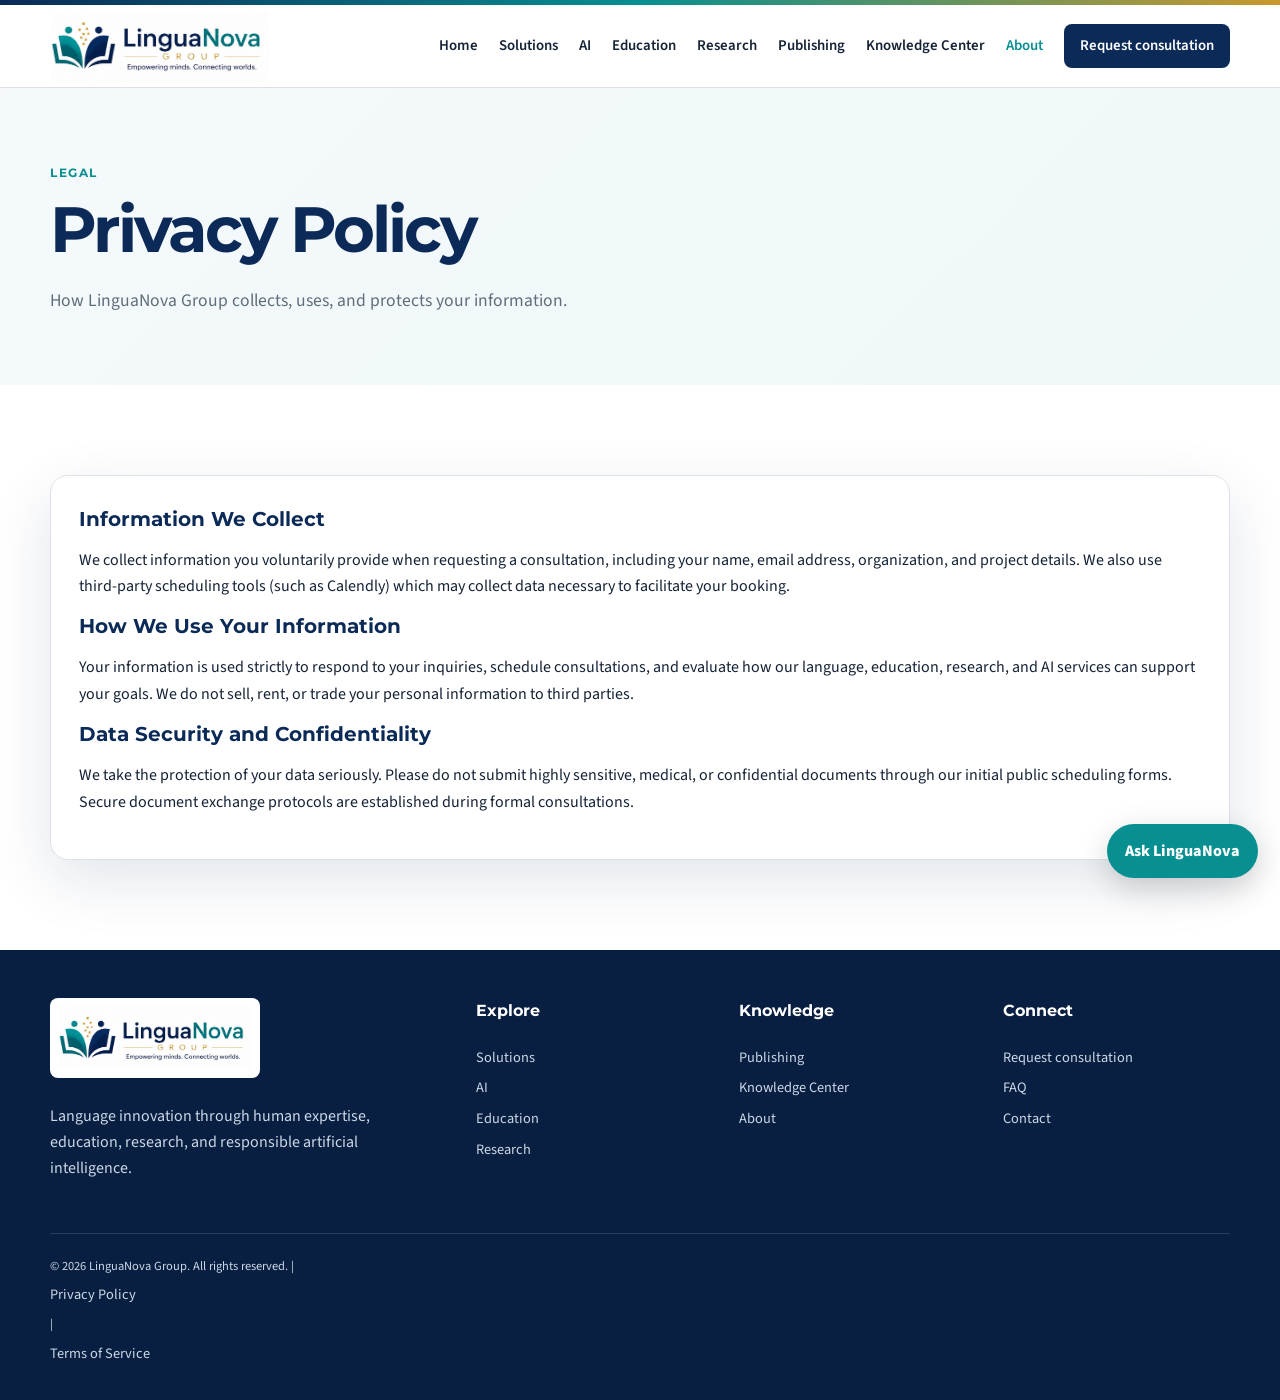
<file: privacy.html>
<!doctype html><html lang="en"><head><meta charset="utf-8"><meta name="viewport" content="width=device-width,initial-scale=1">
<title>About | LinguaNova</title><meta name="description" content="LinguaNova mission, story, values, founder, brand promise, and long-term vision.">
<link rel="preconnect" href="https://fonts.googleapis.com"><link rel="preconnect" href="https://fonts.gstatic.com" crossorigin>
<link href="https://fonts.googleapis.com/css2?family=Merriweather:ital@0;1&family=Montserrat:wght@500;600;700;800&family=Source+Sans+3:wght@400;500;600;700&display=swap" rel="stylesheet">
<link rel="stylesheet" href="assets/styles.css"></head><body class=""><div class="topline"></div><header class="site-header"><div class="container nav">
<a class="brand" href="index.html"><img src="assets/linguanova-logo.png" alt="LinguaNova Group"></a>
<nav class="desktop-nav"><a href="index.html">Home</a><a href="solutions.html">Solutions</a><a href="ai.html">AI</a><a href="education.html">Education</a><a href="research.html">Research</a><a href="publishing.html">Publishing</a><a href="knowledge.html">Knowledge Center</a><a href="about.html" style="color:var(--teal)">About</a><a class="nav-cta" href="contact.html">Request consultation</a></nav>
<button class="mobile-menu" aria-label="Mobile navigation">☰</button>
</div></header>
  <main>
  <section class="page-hero">
    <div class="container">
      <div class="kicker">Legal</div>
      <h1>Privacy Policy</h1>
      <p>How LinguaNova Group collects, uses, and protects your information.</p>
    </div>
  </section>
  <section class="section">
    <div class="container">
      <div class="hero-panel">
        <h3>Information We Collect</h3>
        <p>We collect information you voluntarily provide when requesting a consultation, including your name, email address, organization, and project details. We also use third-party scheduling tools (such as Calendly) which may collect data necessary to facilitate your booking.</p>
        
        <h3>How We Use Your Information</h3>
        <p>Your information is used strictly to respond to your inquiries, schedule consultations, and evaluate how our language, education, research, and AI services can support your goals. We do not sell, rent, or trade your personal information to third parties.</p>
        
        <h3>Data Security and Confidentiality</h3>
        <p>We take the protection of your data seriously. Please do not submit highly sensitive, medical, or confidential documents through our initial public scheduling forms. Secure document exchange protocols are established during formal consultations.</p>
      </div>
    </div>
  </section>
</main>
<footer><div class="container">
<div class="footer-grid">
<div><img class="footer-logo" src="assets/linguanova-logo.png" alt="LinguaNova"><p>Language innovation through human expertise, education, research, and responsible artificial intelligence.</p></div>
<div><h4>Explore</h4><a href="solutions.html">Solutions</a><a href="ai.html">AI</a><a href="education.html">Education</a><a href="research.html">Research</a></div>
<div><h4>Knowledge</h4><a href="publishing.html">Publishing</a><a href="knowledge.html">Knowledge Center</a><a href="about.html">About</a></div>
<div><h4>Connect</h4><a href="contact.html">Request consultation</a><a href="contact.html#faq">FAQ</a><a href="contact.html">Contact</a></div>
</div>
<div class="footer-bottom">© <span class="year"></span> LinguaNova Group. All rights reserved. | <a href="privacy.html">Privacy Policy</a> | <a href="terms.html">Terms of Service</a></div>
</div></footer>
<button class="chat-launch" id="chatLaunch">Ask LinguaNova</button>
<section class="chat" id="chatPanel"><div class="chat-head"><div><strong>LinguaNova Assistant</strong><small>Knowledge & consultation guidance</small></div><button id="chatClose">×</button></div><div class="chat-body" id="chatBody"></div><div class="quick"><button data-bot="language">Language Services</button><button data-bot="ai">AI</button><button data-bot="research">Research</button><button data-bot="education">Education</button><button data-bot="consult">Consultation</button></div><form class="chat-form" id="chatForm"><input id="chatInput" placeholder="Describe your challenge..." aria-label="Ask LinguaNova"><button>➤</button></form></section>
<script src="assets/script.js"></script></body></html>
</file>
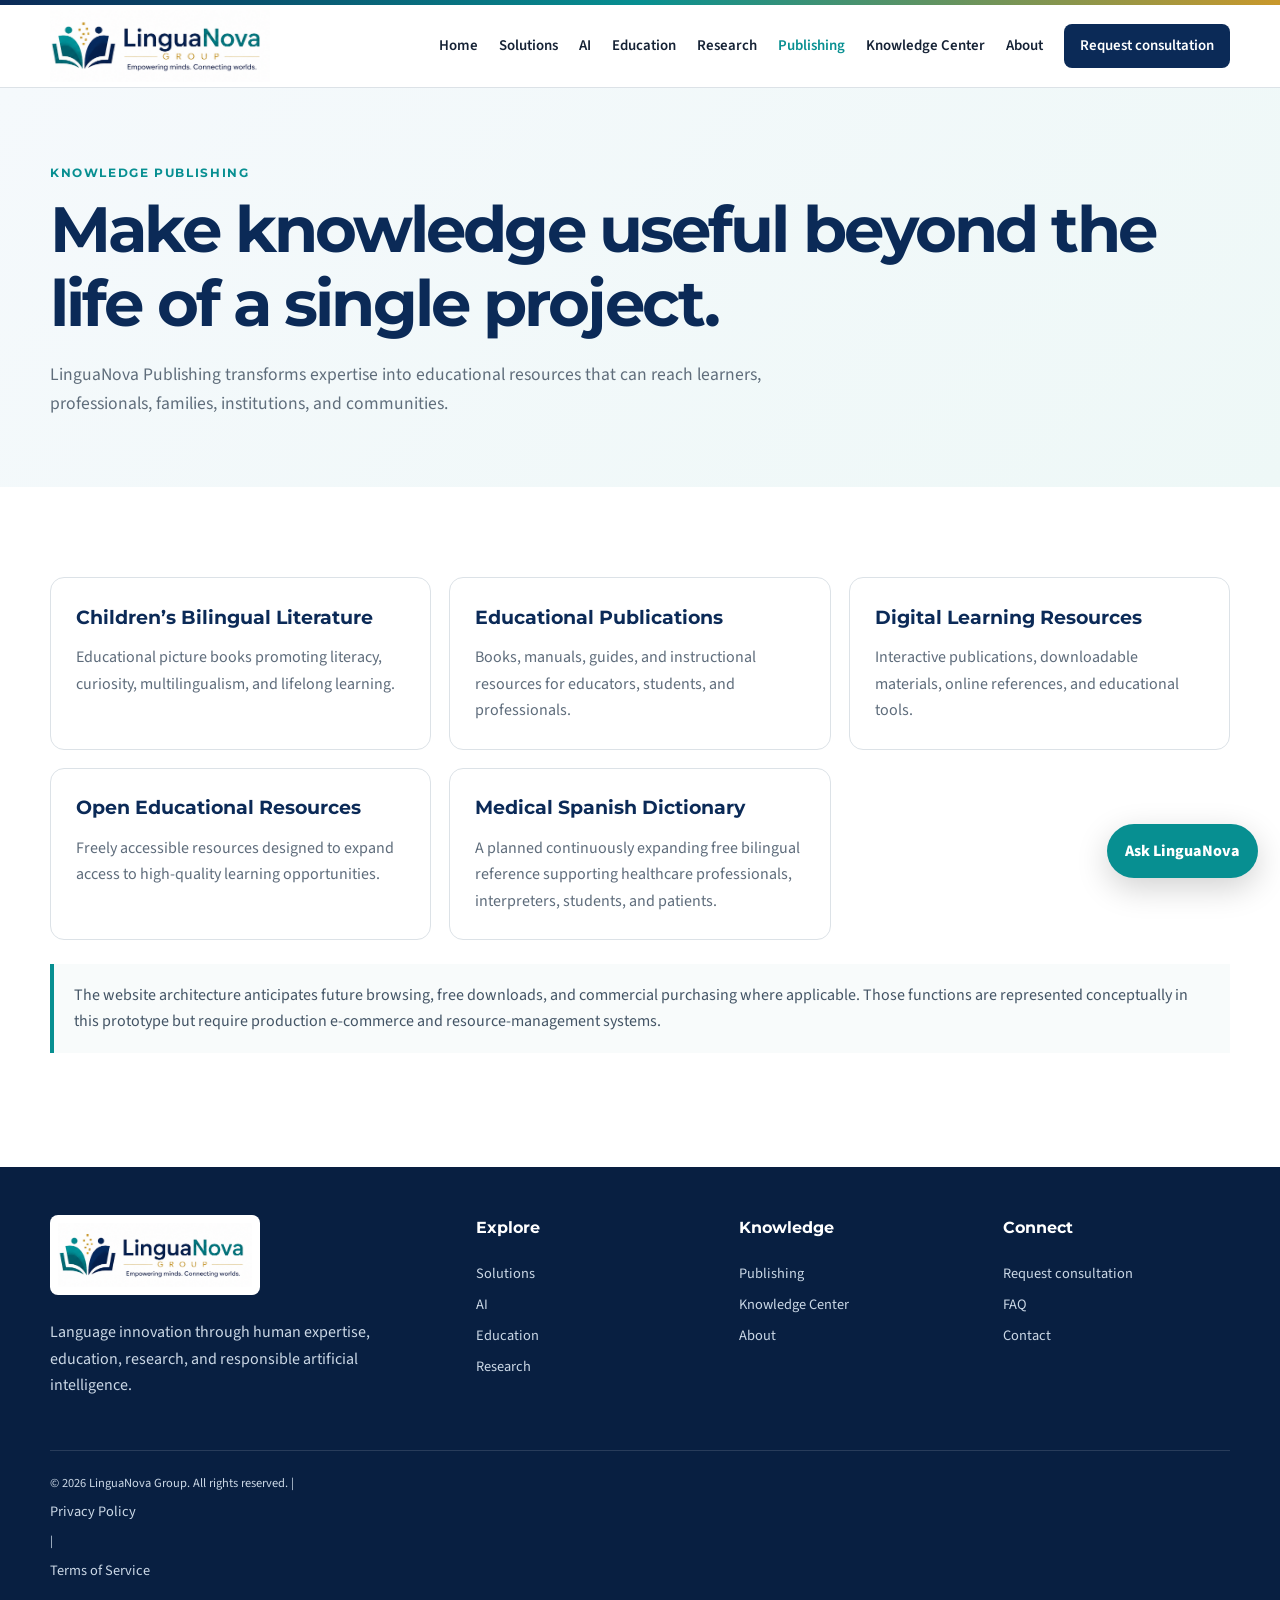
<file: publishing.html>
<!doctype html><html lang="en"><head><meta charset="utf-8"><meta name="viewport" content="width=device-width,initial-scale=1">
<title>Publishing | LinguaNova</title><meta name="description" content="Bilingual literature, educational publications, digital resources, open education, and medical Spanish resources.">
<link rel="preconnect" href="https://fonts.googleapis.com"><link rel="preconnect" href="https://fonts.gstatic.com" crossorigin>
<link href="https://fonts.googleapis.com/css2?family=Merriweather:ital@0;1&family=Montserrat:wght@500;600;700;800&family=Source+Sans+3:wght@400;500;600;700&display=swap" rel="stylesheet">
<link rel="stylesheet" href="assets/styles.css"></head><body class=""><div class="topline"></div><header class="site-header"><div class="container nav">
<a class="brand" href="index.html"><img src="assets/linguanova-logo.png" alt="LinguaNova Group"></a>
<nav class="desktop-nav"><a href="index.html">Home</a><a href="solutions.html">Solutions</a><a href="ai.html">AI</a><a href="education.html">Education</a><a href="research.html">Research</a><a href="publishing.html" style="color:var(--teal)">Publishing</a><a href="knowledge.html">Knowledge Center</a><a href="about.html">About</a><a class="nav-cta" href="contact.html">Request consultation</a></nav>
<button class="mobile-menu" aria-label="Mobile navigation">☰</button>
</div></header>
<main><section class="page-hero"><div class="container"><div class="kicker">Knowledge Publishing</div><h1>Make knowledge useful beyond the life of a single project.</h1><p>LinguaNova Publishing transforms expertise into educational resources that can reach learners, professionals, families, institutions, and communities.</p></div></section>
<section class="section"><div class="container"><div class="grid-3">
<div class="card"><h3>Children’s Bilingual Literature</h3><p>Educational picture books promoting literacy, curiosity, multilingualism, and lifelong learning.</p></div>
<div class="card"><h3>Educational Publications</h3><p>Books, manuals, guides, and instructional resources for educators, students, and professionals.</p></div>
<div class="card"><h3>Digital Learning Resources</h3><p>Interactive publications, downloadable materials, online references, and educational tools.</p></div>
<div class="card"><h3>Open Educational Resources</h3><p>Freely accessible resources designed to expand access to high-quality learning opportunities.</p></div>
<div class="card"><h3>Medical Spanish Dictionary</h3><p>A planned continuously expanding free bilingual reference supporting healthcare professionals, interpreters, students, and patients.</p></div>
</div>
<div class="learning-note">The website architecture anticipates future browsing, free downloads, and commercial purchasing where applicable. Those functions are represented conceptually in this prototype but require production e-commerce and resource-management systems.</div>
</div></section>
</main>
<footer><div class="container">
<div class="footer-grid">
<div><img class="footer-logo" src="assets/linguanova-logo.png" alt="LinguaNova"><p>Language innovation through human expertise, education, research, and responsible artificial intelligence.</p></div>
<div><h4>Explore</h4><a href="solutions.html">Solutions</a><a href="ai.html">AI</a><a href="education.html">Education</a><a href="research.html">Research</a></div>
<div><h4>Knowledge</h4><a href="publishing.html">Publishing</a><a href="knowledge.html">Knowledge Center</a><a href="about.html">About</a></div>
<div><h4>Connect</h4><a href="contact.html">Request consultation</a><a href="contact.html#faq">FAQ</a><a href="contact.html">Contact</a></div>
</div>
<div class="footer-bottom">© <span class="year"></span> LinguaNova Group. All rights reserved. | <a href="privacy.html">Privacy Policy</a> | <a href="terms.html">Terms of Service</a></div>
</div></footer>
<button class="chat-launch" id="chatLaunch">Ask LinguaNova</button>
<section class="chat" id="chatPanel"><div class="chat-head"><div><strong>LinguaNova Assistant</strong><small>Knowledge & consultation guidance</small></div><button id="chatClose">×</button></div><div class="chat-body" id="chatBody"></div><div class="quick"><button data-bot="language">Language Services</button><button data-bot="ai">AI</button><button data-bot="research">Research</button><button data-bot="education">Education</button><button data-bot="consult">Consultation</button></div><form class="chat-form" id="chatForm"><input id="chatInput" placeholder="Describe your challenge..." aria-label="Ask LinguaNova"><button>➤</button></form></section>
<script src="assets/script.js"></script></body></html>
</file>
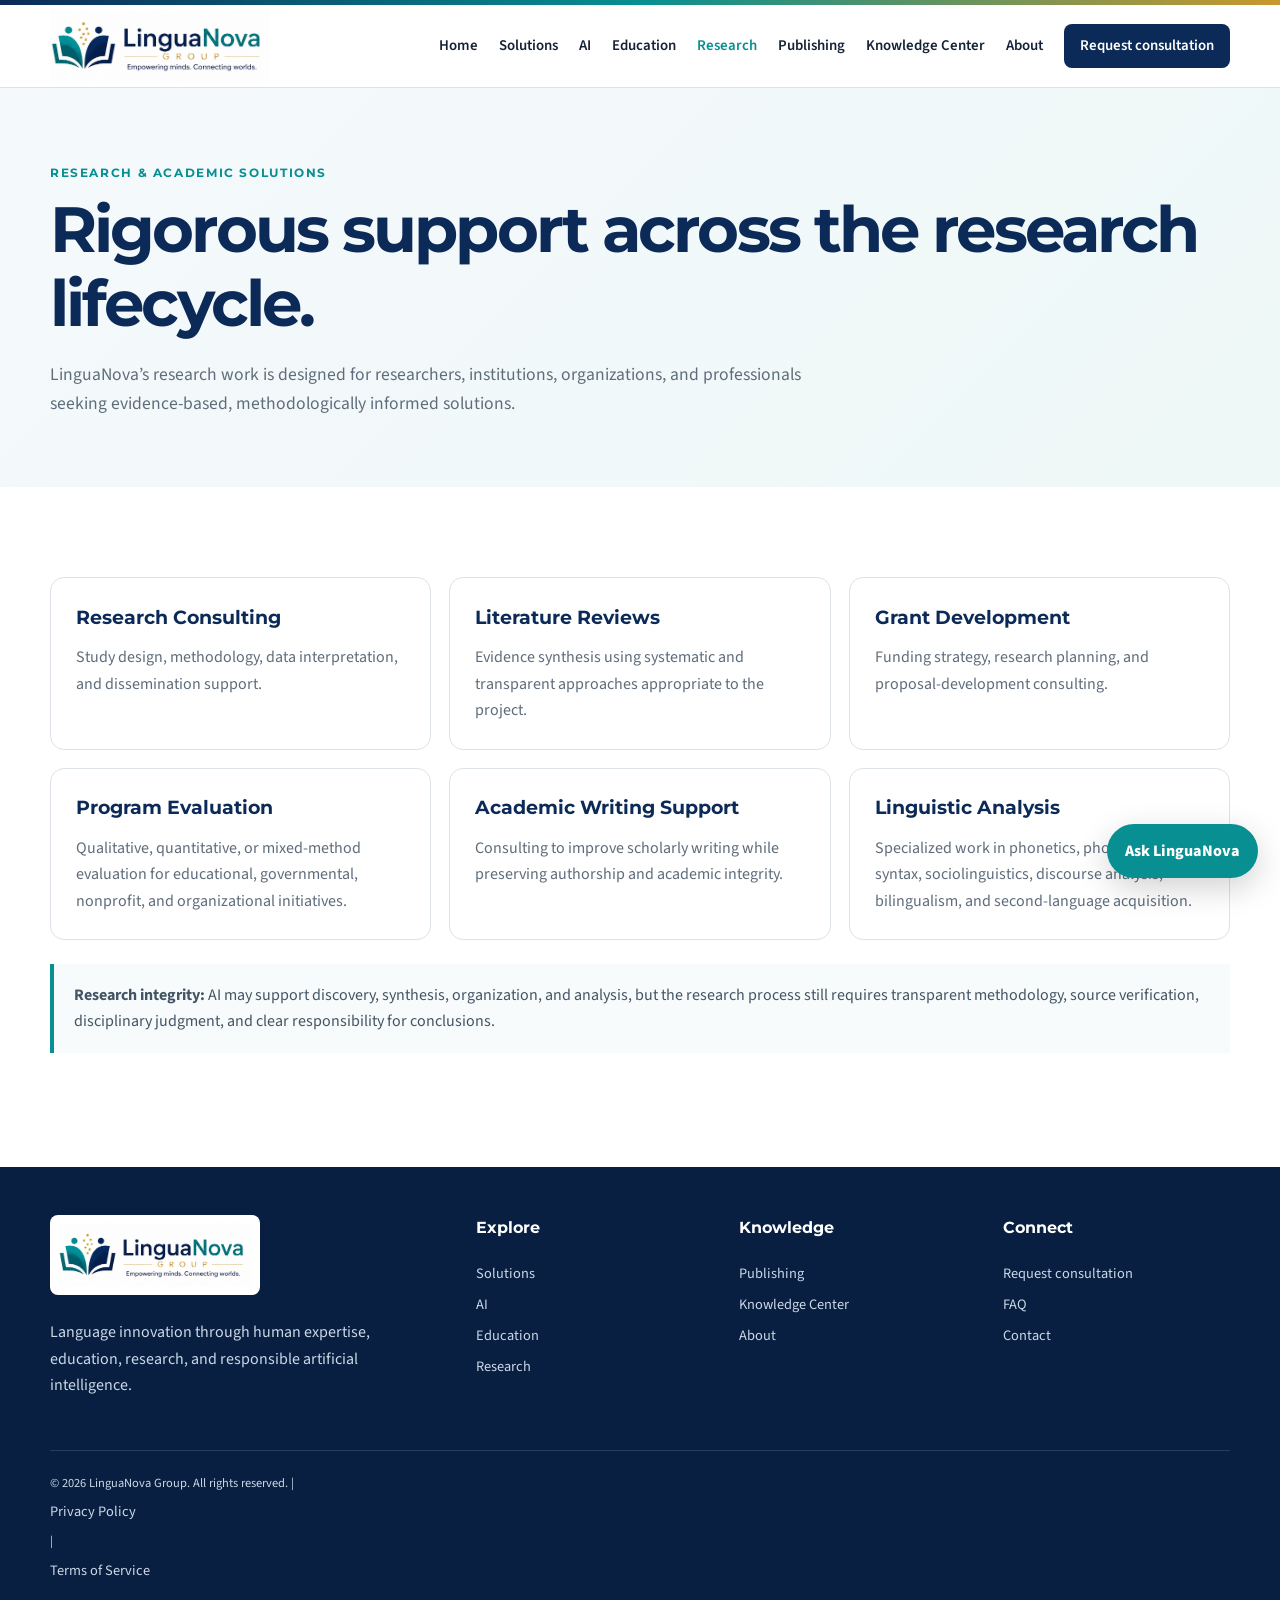
<file: research.html>
<!doctype html><html lang="en"><head><meta charset="utf-8"><meta name="viewport" content="width=device-width,initial-scale=1">
<title>Research & Academic Solutions | LinguaNova</title><meta name="description" content="Research consulting, literature reviews, grants, program evaluation, academic writing, and linguistic analysis.">
<link rel="preconnect" href="https://fonts.googleapis.com"><link rel="preconnect" href="https://fonts.gstatic.com" crossorigin>
<link href="https://fonts.googleapis.com/css2?family=Merriweather:ital@0;1&family=Montserrat:wght@500;600;700;800&family=Source+Sans+3:wght@400;500;600;700&display=swap" rel="stylesheet">
<link rel="stylesheet" href="assets/styles.css"></head><body class=""><div class="topline"></div><header class="site-header"><div class="container nav">
<a class="brand" href="index.html"><img src="assets/linguanova-logo.png" alt="LinguaNova Group"></a>
<nav class="desktop-nav"><a href="index.html">Home</a><a href="solutions.html">Solutions</a><a href="ai.html">AI</a><a href="education.html">Education</a><a href="research.html" style="color:var(--teal)">Research</a><a href="publishing.html">Publishing</a><a href="knowledge.html">Knowledge Center</a><a href="about.html">About</a><a class="nav-cta" href="contact.html">Request consultation</a></nav>
<button class="mobile-menu" aria-label="Mobile navigation">☰</button>
</div></header>
<main><section class="page-hero"><div class="container"><div class="kicker">Research & Academic Solutions</div><h1>Rigorous support across the research lifecycle.</h1><p>LinguaNova’s research work is designed for researchers, institutions, organizations, and professionals seeking evidence-based, methodologically informed solutions.</p></div></section>
<section class="section"><div class="container"><div class="grid-3">
<div class="card"><h3>Research Consulting</h3><p>Study design, methodology, data interpretation, and dissemination support.</p></div>
<div class="card"><h3>Literature Reviews</h3><p>Evidence synthesis using systematic and transparent approaches appropriate to the project.</p></div>
<div class="card"><h3>Grant Development</h3><p>Funding strategy, research planning, and proposal-development consulting.</p></div>
<div class="card"><h3>Program Evaluation</h3><p>Qualitative, quantitative, or mixed-method evaluation for educational, governmental, nonprofit, and organizational initiatives.</p></div>
<div class="card"><h3>Academic Writing Support</h3><p>Consulting to improve scholarly writing while preserving authorship and academic integrity.</p></div>
<div class="card"><h3>Linguistic Analysis</h3><p>Specialized work in phonetics, phonology, syntax, sociolinguistics, discourse analysis, bilingualism, and second-language acquisition.</p></div>
</div>
<div class="learning-note"><strong>Research integrity:</strong> AI may support discovery, synthesis, organization, and analysis, but the research process still requires transparent methodology, source verification, disciplinary judgment, and clear responsibility for conclusions.</div>
</div></section>
</main>
<footer><div class="container">
<div class="footer-grid">
<div><img class="footer-logo" src="assets/linguanova-logo.png" alt="LinguaNova"><p>Language innovation through human expertise, education, research, and responsible artificial intelligence.</p></div>
<div><h4>Explore</h4><a href="solutions.html">Solutions</a><a href="ai.html">AI</a><a href="education.html">Education</a><a href="research.html">Research</a></div>
<div><h4>Knowledge</h4><a href="publishing.html">Publishing</a><a href="knowledge.html">Knowledge Center</a><a href="about.html">About</a></div>
<div><h4>Connect</h4><a href="contact.html">Request consultation</a><a href="contact.html#faq">FAQ</a><a href="contact.html">Contact</a></div>
</div>
<div class="footer-bottom">© <span class="year"></span> LinguaNova Group. All rights reserved. | <a href="privacy.html">Privacy Policy</a> | <a href="terms.html">Terms of Service</a></div>
</div></footer>
<button class="chat-launch" id="chatLaunch">Ask LinguaNova</button>
<section class="chat" id="chatPanel"><div class="chat-head"><div><strong>LinguaNova Assistant</strong><small>Knowledge & consultation guidance</small></div><button id="chatClose">×</button></div><div class="chat-body" id="chatBody"></div><div class="quick"><button data-bot="language">Language Services</button><button data-bot="ai">AI</button><button data-bot="research">Research</button><button data-bot="education">Education</button><button data-bot="consult">Consultation</button></div><form class="chat-form" id="chatForm"><input id="chatInput" placeholder="Describe your challenge..." aria-label="Ask LinguaNova"><button>➤</button></form></section>
<script src="assets/script.js"></script></body></html>
</file>
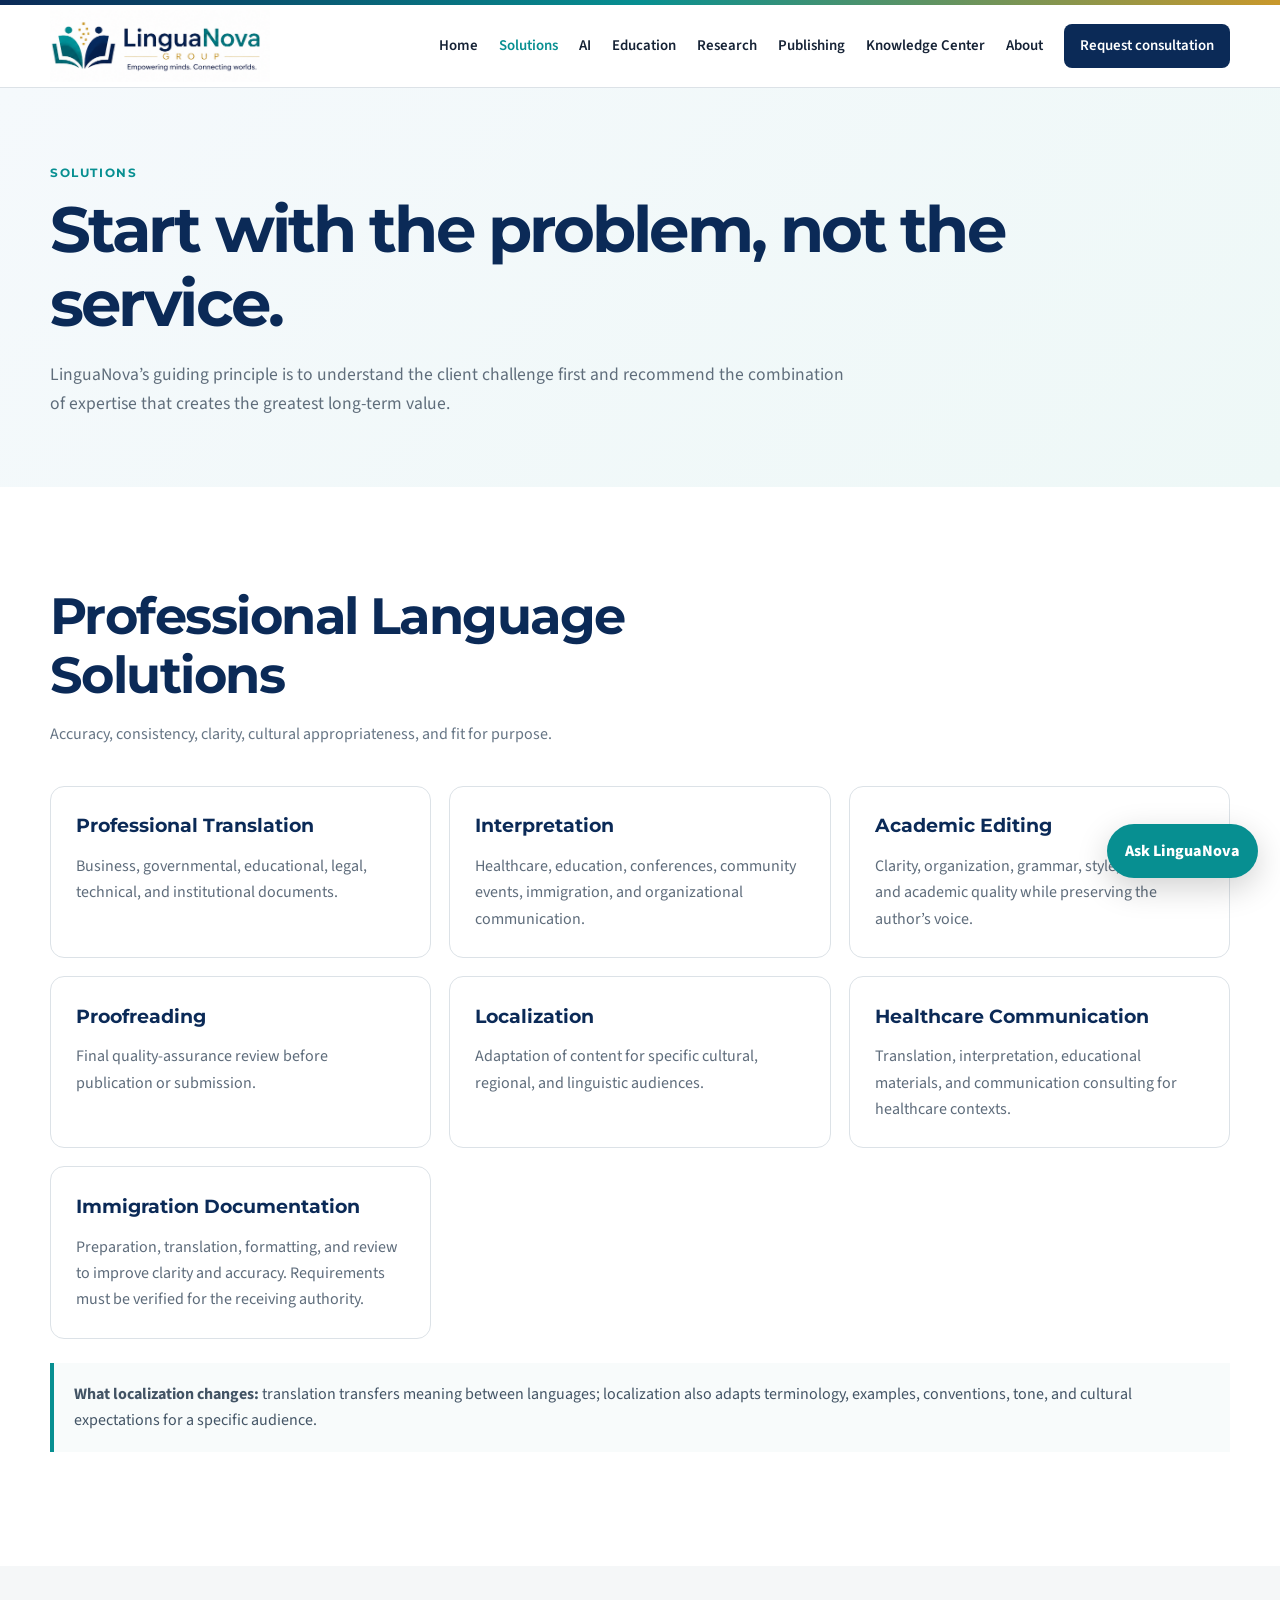
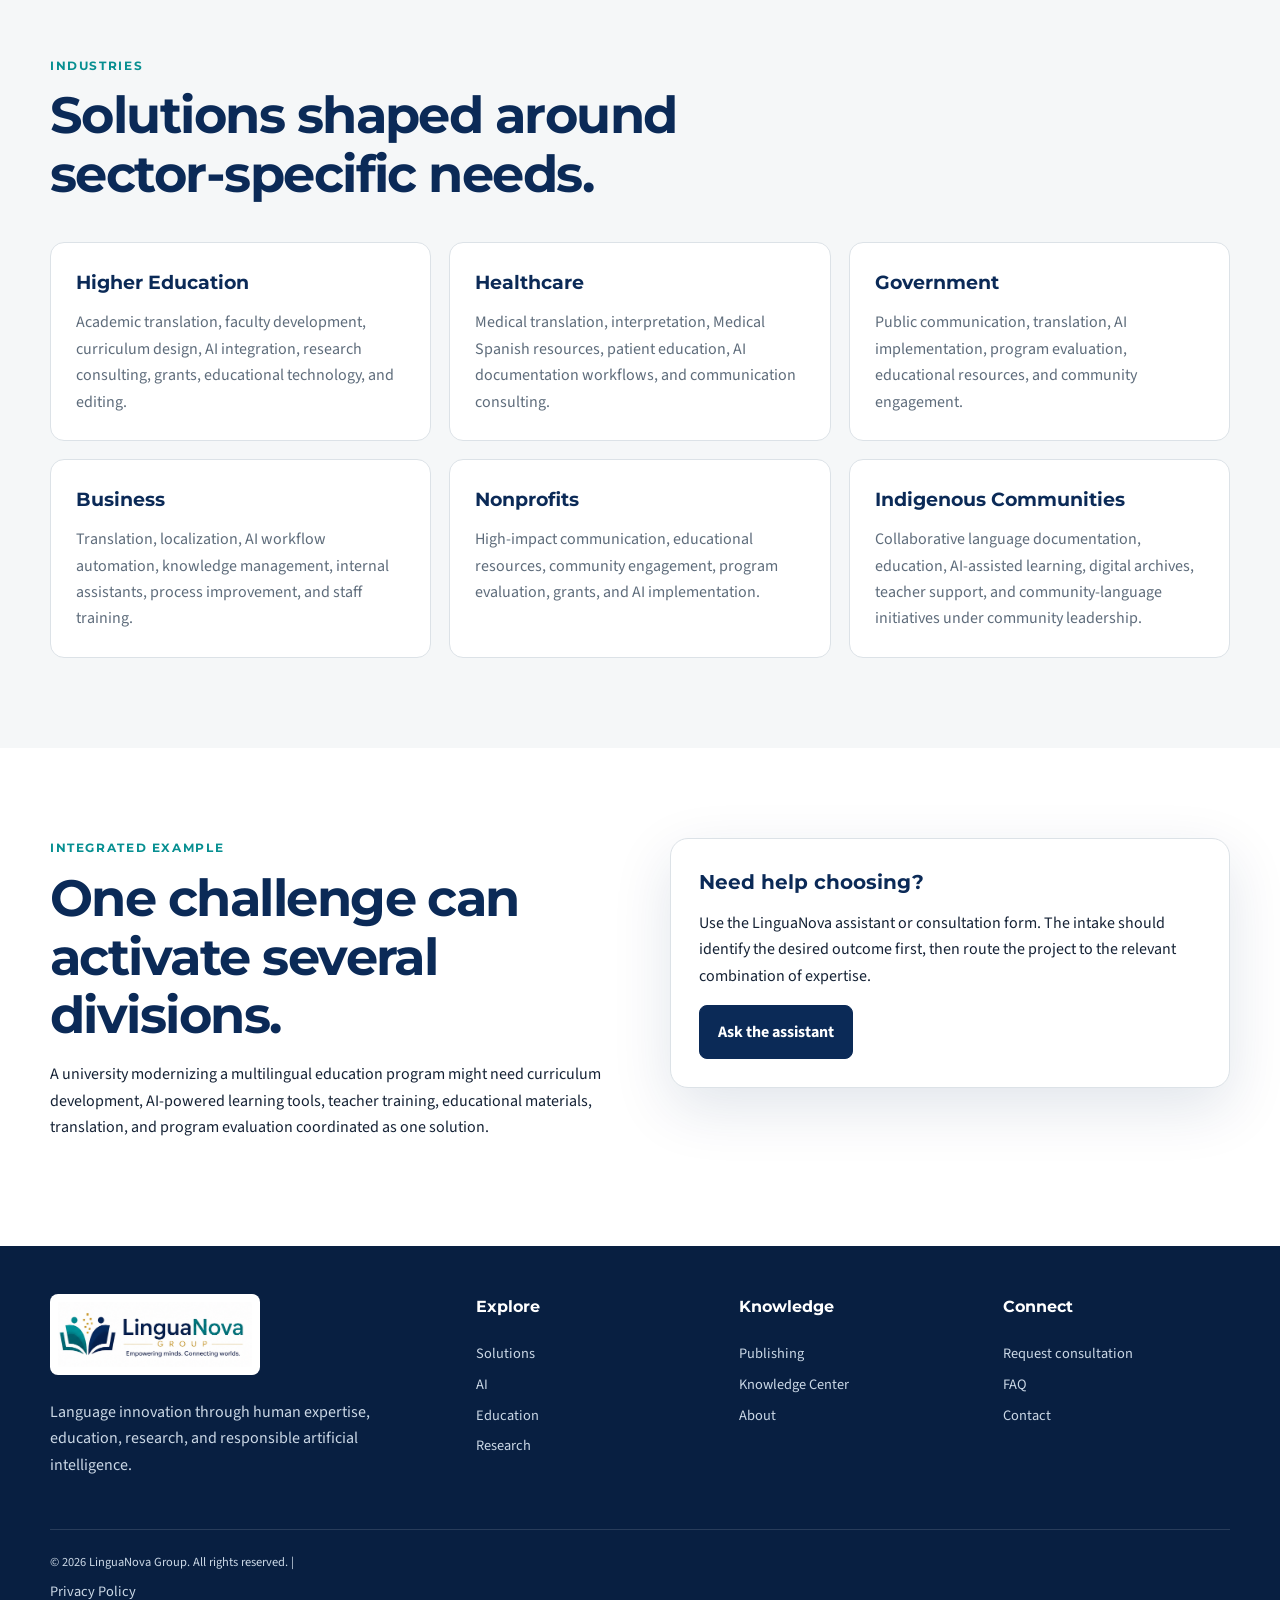
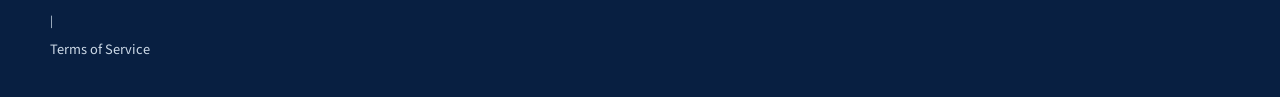
<file: solutions.html>
<!doctype html><html lang="en"><head><meta charset="utf-8"><meta name="viewport" content="width=device-width,initial-scale=1">
<title>Integrated Solutions | LinguaNova</title><meta name="description" content="Professional language and integrated knowledge solutions from LinguaNova.">
<link rel="preconnect" href="https://fonts.googleapis.com"><link rel="preconnect" href="https://fonts.gstatic.com" crossorigin>
<link href="https://fonts.googleapis.com/css2?family=Merriweather:ital@0;1&family=Montserrat:wght@500;600;700;800&family=Source+Sans+3:wght@400;500;600;700&display=swap" rel="stylesheet">
<link rel="stylesheet" href="assets/styles.css"></head><body class=""><div class="topline"></div><header class="site-header"><div class="container nav">
<a class="brand" href="index.html"><img src="assets/linguanova-logo.png" alt="LinguaNova Group"></a>
<nav class="desktop-nav"><a href="index.html">Home</a><a href="solutions.html" style="color:var(--teal)">Solutions</a><a href="ai.html">AI</a><a href="education.html">Education</a><a href="research.html">Research</a><a href="publishing.html">Publishing</a><a href="knowledge.html">Knowledge Center</a><a href="about.html">About</a><a class="nav-cta" href="contact.html">Request consultation</a></nav>
<button class="mobile-menu" aria-label="Mobile navigation">☰</button>
</div></header>
<main><section class="page-hero"><div class="container"><div class="kicker">Solutions</div><h1>Start with the problem, not the service.</h1><p>LinguaNova’s guiding principle is to understand the client challenge first and recommend the combination of expertise that creates the greatest long-term value.</p></div></section>
<section class="section"><div class="container"><div class="section-head"><h2>Professional Language Solutions</h2><p>Accuracy, consistency, clarity, cultural appropriateness, and fit for purpose.</p></div>
<div class="grid-3">
<div class="card"><h3>Professional Translation</h3><p>Business, governmental, educational, legal, technical, and institutional documents.</p></div>
<div class="card"><h3>Interpretation</h3><p>Healthcare, education, conferences, community events, immigration, and organizational communication.</p></div>
<div class="card"><h3>Academic Editing</h3><p>Clarity, organization, grammar, style, coherence, and academic quality while preserving the author’s voice.</p></div>
<div class="card"><h3>Proofreading</h3><p>Final quality-assurance review before publication or submission.</p></div>
<div class="card"><h3>Localization</h3><p>Adaptation of content for specific cultural, regional, and linguistic audiences.</p></div>
<div class="card"><h3>Healthcare Communication</h3><p>Translation, interpretation, educational materials, and communication consulting for healthcare contexts.</p></div>
<div class="card"><h3>Immigration Documentation</h3><p>Preparation, translation, formatting, and review to improve clarity and accuracy. Requirements must be verified for the receiving authority.</p></div>
</div>
<div class="learning-note"><strong>What localization changes:</strong> translation transfers meaning between languages; localization also adapts terminology, examples, conventions, tone, and cultural expectations for a specific audience.</div>
</div></section>

<section class="section section-soft" id="industries"><div class="container"><div class="section-head"><div class="kicker">Industries</div><h2>Solutions shaped around sector-specific needs.</h2></div>
<div class="grid-3">
<div class="card"><h3>Higher Education</h3><p>Academic translation, faculty development, curriculum design, AI integration, research consulting, grants, educational technology, and editing.</p></div>
<div class="card"><h3>Healthcare</h3><p>Medical translation, interpretation, Medical Spanish resources, patient education, AI documentation workflows, and communication consulting.</p></div>
<div class="card"><h3>Government</h3><p>Public communication, translation, AI implementation, program evaluation, educational resources, and community engagement.</p></div>
<div class="card"><h3>Business</h3><p>Translation, localization, AI workflow automation, knowledge management, internal assistants, process improvement, and staff training.</p></div>
<div class="card"><h3>Nonprofits</h3><p>High-impact communication, educational resources, community engagement, program evaluation, grants, and AI implementation.</p></div>
<div class="card"><h3>Indigenous Communities</h3><p>Collaborative language documentation, education, AI-assisted learning, digital archives, teacher support, and community-language initiatives under community leadership.</p></div>
</div></div></section>
<section class="section"><div class="container split"><div><div class="kicker">Integrated example</div><h2>One challenge can activate several divisions.</h2><p>A university modernizing a multilingual education program might need curriculum development, AI-powered learning tools, teacher training, educational materials, translation, and program evaluation coordinated as one solution.</p></div><div class="hero-panel"><h3>Need help choosing?</h3><p>Use the LinguaNova assistant or consultation form. The intake should identify the desired outcome first, then route the project to the relevant combination of expertise.</p><button class="btn" data-bot="consult">Ask the assistant</button></div></div></section>
</main>
<footer><div class="container">
<div class="footer-grid">
<div><img class="footer-logo" src="assets/linguanova-logo.png" alt="LinguaNova"><p>Language innovation through human expertise, education, research, and responsible artificial intelligence.</p></div>
<div><h4>Explore</h4><a href="solutions.html">Solutions</a><a href="ai.html">AI</a><a href="education.html">Education</a><a href="research.html">Research</a></div>
<div><h4>Knowledge</h4><a href="publishing.html">Publishing</a><a href="knowledge.html">Knowledge Center</a><a href="about.html">About</a></div>
<div><h4>Connect</h4><a href="contact.html">Request consultation</a><a href="contact.html#faq">FAQ</a><a href="contact.html">Contact</a></div>
</div>
<div class="footer-bottom">© <span class="year"></span> LinguaNova Group. All rights reserved. | <a href="privacy.html">Privacy Policy</a> | <a href="terms.html">Terms of Service</a></div>
</div></footer>
<button class="chat-launch" id="chatLaunch">Ask LinguaNova</button>
<section class="chat" id="chatPanel"><div class="chat-head"><div><strong>LinguaNova Assistant</strong><small>Knowledge & consultation guidance</small></div><button id="chatClose">×</button></div><div class="chat-body" id="chatBody"></div><div class="quick"><button data-bot="language">Language Services</button><button data-bot="ai">AI</button><button data-bot="research">Research</button><button data-bot="education">Education</button><button data-bot="consult">Consultation</button></div><form class="chat-form" id="chatForm"><input id="chatInput" placeholder="Describe your challenge..." aria-label="Ask LinguaNova"><button>➤</button></form></section>
<script src="assets/script.js"></script></body></html>
</file>
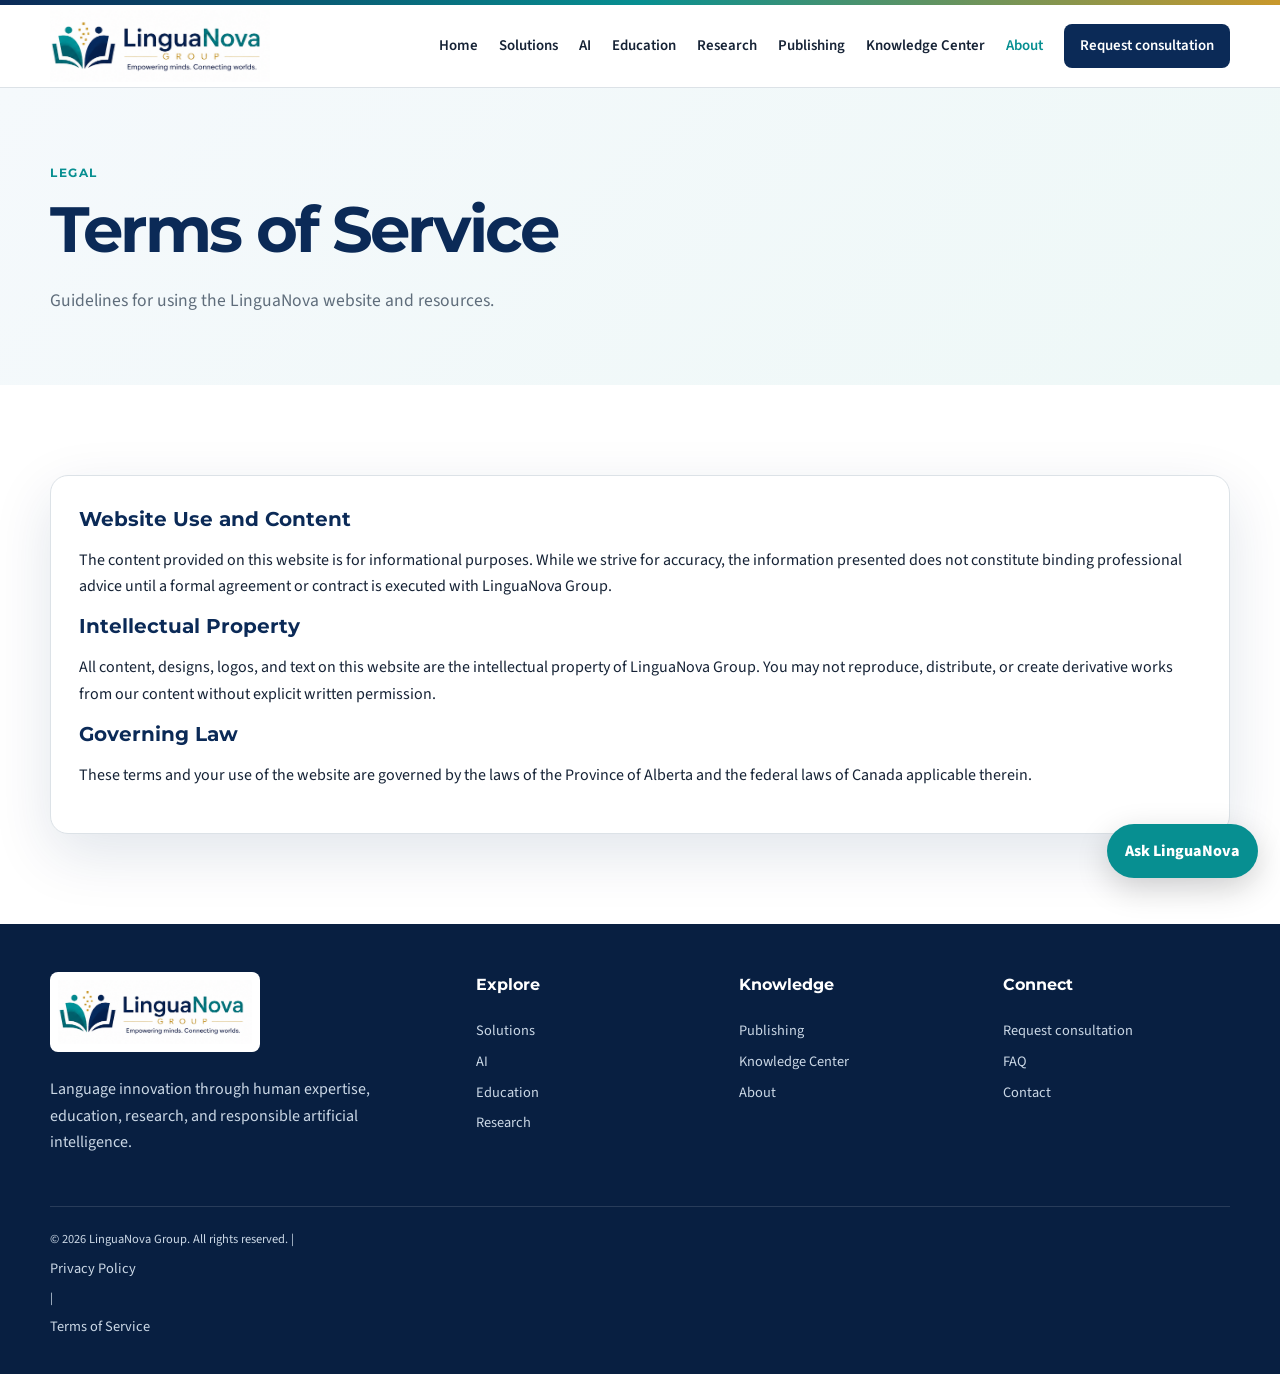
<file: terms.html>
<!doctype html><html lang="en"><head><meta charset="utf-8"><meta name="viewport" content="width=device-width,initial-scale=1">
<title>About | LinguaNova</title><meta name="description" content="LinguaNova mission, story, values, founder, brand promise, and long-term vision.">
<link rel="preconnect" href="https://fonts.googleapis.com"><link rel="preconnect" href="https://fonts.gstatic.com" crossorigin>
<link href="https://fonts.googleapis.com/css2?family=Merriweather:ital@0;1&family=Montserrat:wght@500;600;700;800&family=Source+Sans+3:wght@400;500;600;700&display=swap" rel="stylesheet">
<link rel="stylesheet" href="assets/styles.css"></head><body class=""><div class="topline"></div><header class="site-header"><div class="container nav">
<a class="brand" href="index.html"><img src="assets/linguanova-logo.png" alt="LinguaNova Group"></a>
<nav class="desktop-nav"><a href="index.html">Home</a><a href="solutions.html">Solutions</a><a href="ai.html">AI</a><a href="education.html">Education</a><a href="research.html">Research</a><a href="publishing.html">Publishing</a><a href="knowledge.html">Knowledge Center</a><a href="about.html" style="color:var(--teal)">About</a><a class="nav-cta" href="contact.html">Request consultation</a></nav>
<button class="mobile-menu" aria-label="Mobile navigation">☰</button>
</div></header>
<main>
  <section class="page-hero">
    <div class="container">
      <div class="kicker">Legal</div>
      <h1>Terms of Service</h1>
      <p>Guidelines for using the LinguaNova website and resources.</p>
    </div>
  </section>
  <section class="section">
    <div class="container">
      <div class="hero-panel">
        <h3>Website Use and Content</h3>
        <p>The content provided on this website is for informational purposes. While we strive for accuracy, the information presented does not constitute binding professional advice until a formal agreement or contract is executed with LinguaNova Group.</p>
        
        <h3>Intellectual Property</h3>
        <p>All content, designs, logos, and text on this website are the intellectual property of LinguaNova Group. You may not reproduce, distribute, or create derivative works from our content without explicit written permission.</p>
        
        <h3>Governing Law</h3>
        <p>These terms and your use of the website are governed by the laws of the Province of Alberta and the federal laws of Canada applicable therein.</p>
      </div>
    </div>
  </section>
</main>
<footer><div class="container">
<div class="footer-grid">
<div><img class="footer-logo" src="assets/linguanova-logo.png" alt="LinguaNova"><p>Language innovation through human expertise, education, research, and responsible artificial intelligence.</p></div>
<div><h4>Explore</h4><a href="solutions.html">Solutions</a><a href="ai.html">AI</a><a href="education.html">Education</a><a href="research.html">Research</a></div>
<div><h4>Knowledge</h4><a href="publishing.html">Publishing</a><a href="knowledge.html">Knowledge Center</a><a href="about.html">About</a></div>
<div><h4>Connect</h4><a href="contact.html">Request consultation</a><a href="contact.html#faq">FAQ</a><a href="contact.html">Contact</a></div>
</div>
<div class="footer-bottom">© <span class="year"></span> LinguaNova Group. All rights reserved. | <a href="privacy.html">Privacy Policy</a> | <a href="terms.html">Terms of Service</a></div>
</div></footer>
<button class="chat-launch" id="chatLaunch">Ask LinguaNova</button>
<section class="chat" id="chatPanel"><div class="chat-head"><div><strong>LinguaNova Assistant</strong><small>Knowledge & consultation guidance</small></div><button id="chatClose">×</button></div><div class="chat-body" id="chatBody"></div><div class="quick"><button data-bot="language">Language Services</button><button data-bot="ai">AI</button><button data-bot="research">Research</button><button data-bot="education">Education</button><button data-bot="consult">Consultation</button></div><form class="chat-form" id="chatForm"><input id="chatInput" placeholder="Describe your challenge..." aria-label="Ask LinguaNova"><button>➤</button></form></section>
<script src="assets/script.js"></script></body></html>
</file>
<file: assets/styles.css>
:root{
  --navy:#0b2a57;
  --navy-2:#153d73;
  --teal:#078f91;
  --teal-2:#0aa4a3;
  --gold:#c9982b;
  --gray:#69727d;
  --light:#f5f7f8;
  --line:#dce2e7;
  --ink:#152235;
  --white:#fff;
  --shadow:0 20px 60px rgba(11,42,87,.12);
}
*{box-sizing:border-box}
html{scroll-behavior:smooth}
body{margin:0;font-family:"Source Sans 3",Arial,sans-serif;color:var(--ink);background:white;line-height:1.65}
a{color:inherit;text-decoration:none}
img{max-width:100%}
button,input,select,textarea{font:inherit}
.container{width:min(1180px,calc(100% - 40px));margin:auto}
.topline{height:5px;background:linear-gradient(90deg,var(--navy),var(--teal),var(--gold))}
.site-header{position:sticky;top:0;z-index:50;background:rgba(255,255,255,.96);backdrop-filter:blur(12px);border-bottom:1px solid var(--line)}
.nav{min-height:82px;display:flex;align-items:center;justify-content:space-between;gap:28px}
.brand img{width:220px;display:block}
.desktop-nav{display:flex;gap:21px;align-items:center;font-weight:600;font-size:.93rem}
.desktop-nav a:hover{color:var(--teal)}
.nav-cta{padding:10px 16px;border-radius:8px;background:var(--navy);color:white!important}
.mobile-menu{display:none;background:none;border:0;font-size:1.6rem}
.hero{position:relative;overflow:hidden;background:
radial-gradient(circle at 85% 30%,rgba(7,143,145,.13),transparent 28%),
linear-gradient(135deg,#fafdff 0%,#f4f8fa 68%,#eef7f6 100%);padding:105px 0 90px}
.hero:after{content:"";position:absolute;width:440px;height:440px;border:1px solid rgba(7,143,145,.16);border-radius:50%;right:-190px;top:-120px}
.hero-grid{display:grid;grid-template-columns:1.2fr .8fr;gap:60px;align-items:center;position:relative;z-index:2}
.kicker{font-family:Montserrat,sans-serif;font-weight:700;color:var(--teal);text-transform:uppercase;letter-spacing:.13em;font-size:.78rem}
h1,h2,h3{font-family:Montserrat,sans-serif;line-height:1.15;color:var(--navy)}
h1{font-size:clamp(3rem,6vw,5.5rem);letter-spacing:-.045em;margin:.15em 0 .3em}
h2{font-size:clamp(2rem,4vw,3.25rem);letter-spacing:-.03em;margin:.2em 0}
h3{margin:.2em 0 .5em}
.lead{font-size:1.18rem;color:#526273;max-width:760px}
.hero-actions{display:flex;flex-wrap:wrap;gap:12px;margin-top:28px}
.btn{display:inline-flex;align-items:center;justify-content:center;padding:13px 18px;border-radius:8px;border:1px solid var(--navy);background:var(--navy);color:white;font-weight:700}
.btn:hover{background:var(--navy-2)}
.btn-outline{background:white;color:var(--navy)}
.hero-panel{background:white;border:1px solid var(--line);border-radius:18px;padding:28px;box-shadow:var(--shadow)}
.hero-panel h3{font-size:1.25rem}
.hero-panel ul{padding-left:18px;color:#536172}
.hero-panel .principle{font-family:Merriweather,serif;font-style:italic;color:var(--navy);border-left:3px solid var(--gold);padding-left:15px}
.section{padding:90px 0}
.section-soft{background:var(--light)}
.section-navy{background:var(--navy);color:white}
.section-navy h2,.section-navy h3{color:white}
.section-head{max-width:790px;margin-bottom:38px}
.section-head p{color:#667585}
.section-navy .section-head p{color:#c9d8e9}
.grid-3{display:grid;grid-template-columns:repeat(3,1fr);gap:18px}
.grid-2{display:grid;grid-template-columns:repeat(2,1fr);gap:22px}
.card{background:white;border:1px solid var(--line);border-radius:14px;padding:25px;transition:.18s}
.card:hover{transform:translateY(-3px);box-shadow:var(--shadow)}
.card p{color:#5e6c7b;margin-bottom:0}
.card .eyebrow{color:var(--teal);font-weight:700;font-size:.76rem;text-transform:uppercase;letter-spacing:.1em}
.card-link{display:inline-block;margin-top:17px;color:var(--teal);font-weight:700}
.iconbox{width:45px;height:45px;border-radius:10px;background:#e9f7f6;color:var(--teal);display:grid;place-items:center;font-family:Montserrat;font-weight:800;margin-bottom:16px}
.band{display:grid;grid-template-columns:repeat(5,1fr);background:white;border:1px solid var(--line);border-radius:14px;overflow:hidden}
.band a{padding:20px 15px;text-align:center;border-right:1px solid var(--line);font-family:Montserrat;font-weight:700;color:var(--navy)}
.band a:last-child{border-right:0}
.band a:hover{background:#edf8f7}
.split{display:grid;grid-template-columns:1fr 1fr;gap:60px;align-items:start}
.quote{font-family:Merriweather,serif;font-size:1.35rem;color:var(--navy);border-left:4px solid var(--gold);padding:8px 0 8px 22px}
.metrics{display:grid;grid-template-columns:repeat(4,1fr);gap:1px;background:#d3dde7;border:1px solid #d3dde7;border-radius:12px;overflow:hidden}
.metric{background:white;padding:22px}
.metric strong{display:block;font:700 1.4rem Montserrat;color:var(--navy)}
.metric span{color:#6d7884;font-size:.88rem}
.pill{display:inline-block;padding:7px 10px;border-radius:999px;background:#eaf5f5;color:#087b7d;font-weight:700;font-size:.8rem;margin:4px}
.page-hero{padding:75px 0 52px;background:linear-gradient(135deg,#f5f9fc,#eef8f7)}
.page-hero h1{font-size:clamp(2.6rem,5vw,4.4rem)}
.page-hero p{max-width:800px;color:#5f6d7b;font-size:1.1rem}
.solution-list{display:grid;gap:12px}
.solution-item{border:1px solid var(--line);border-radius:12px;padding:20px;background:white}
.solution-item strong{font-family:Montserrat;color:var(--navy)}
.audience-grid{display:grid;grid-template-columns:repeat(4,1fr);gap:12px}
.audience{border:1px solid var(--line);padding:18px;border-radius:10px;background:white;font-weight:700;color:var(--navy)}
.learning-note{background:#f8fbfb;border-left:4px solid var(--teal);padding:18px 20px;margin:24px 0;color:#435465}
.impact-card{background:linear-gradient(135deg,var(--navy),#114d6b);color:white;border-radius:18px;padding:34px}
.impact-card h3{color:white}
.impact-card p{color:#d8e4ef}
.contact-grid{display:grid;grid-template-columns:.85fr 1.15fr;gap:55px}
form{background:white;border:1px solid var(--line);border-radius:14px;padding:28px;display:grid;grid-template-columns:1fr 1fr;gap:14px}
label{display:grid;gap:6px;font-weight:700;font-size:.9rem;color:#304156}
label.full{grid-column:1/-1}
input,select,textarea{padding:12px;border:1px solid #cfd8df;border-radius:8px;background:white}
textarea{resize:vertical}
form .btn{grid-column:1/-1;border:0}
.notice{font-size:.8rem;color:#6e7a86}
footer{background:#081f41;color:#cbd8e6;padding:48px 0 28px}
.footer-grid{display:grid;grid-template-columns:1.2fr repeat(3,.7fr);gap:36px}
footer h4{font-family:Montserrat;color:white;margin-top:0}
footer a{display:block;margin:7px 0;font-size:.9rem}
.footer-logo{background:white;border-radius:8px;padding:8px;width:210px}
.footer-bottom{border-top:1px solid rgba(255,255,255,.13);margin-top:35px;padding-top:22px;font-size:.78rem}
.chat-launch{position:fixed;right:22px;bottom:22px;z-index:70;border:0;border-radius:999px;background:var(--teal);color:white;padding:14px 18px;font-weight:800;box-shadow:0 10px 32px rgba(0,0,0,.18)}
.chat{display:none;position:fixed;right:22px;bottom:82px;width:min(390px,calc(100vw - 30px));height:560px;max-height:calc(100vh - 110px);z-index:80;background:white;border-radius:16px;box-shadow:0 26px 80px rgba(0,0,0,.25);overflow:hidden;border:1px solid var(--line);grid-template-rows:auto 1fr auto auto}
.chat.open{display:grid}
.chat-head{background:var(--navy);color:white;padding:15px;display:flex;justify-content:space-between;align-items:center}
.chat-head strong,.chat-head small{display:block}
.chat-head small{color:#bcd0e5}
.chat-head button{border:0;background:none;color:white;font-size:1.6rem}
.chat-body{padding:14px;overflow-y:auto;background:#f7f9fb;display:flex;flex-direction:column;gap:9px}
.msg{max-width:85%;padding:10px 12px;border-radius:12px;font-size:.88rem;white-space:pre-line}
.msg.bot{background:white;border:1px solid var(--line);align-self:flex-start}
.msg.user{background:var(--teal);color:white;align-self:flex-end}
.quick{display:flex;gap:6px;overflow-x:auto;padding:9px;border-top:1px solid var(--line)}
.quick button{white-space:nowrap;border:1px solid var(--line);border-radius:999px;background:white;padding:7px 9px;font-size:.74rem}
.chat-form{display:grid;grid-template-columns:1fr auto;border-top:1px solid var(--line);padding:0;background:white}
.chat-form input{border:0;outline:0}
.chat-form button{border:0;background:var(--navy);color:white;width:48px}
@media(max-width:980px){
 .desktop-nav{display:none}.mobile-menu{display:block}
 .hero-grid,.split,.contact-grid{grid-template-columns:1fr}
 .grid-3{grid-template-columns:1fr 1fr}.audience-grid{grid-template-columns:1fr 1fr}
 .footer-grid{grid-template-columns:1fr 1fr}.band{grid-template-columns:1fr 1fr}.band a{border-bottom:1px solid var(--line)}
}
.desktop-nav.active {
    display: flex;
    flex-direction: column;
    position: absolute;
    top: 82px; /* Matches the nav min-height */
    left: 0;
    width: 100%;
    background: white;
    padding: 20px;
    border-bottom: 1px solid var(--line);
    box-shadow: 0 10px 20px rgba(0,0,0,.1);
  }
}
@media(max-width:620px){
 .container{width:min(100% - 28px,1180px)}.hero{padding:70px 0 55px}
 .grid-3,.grid-2,.metrics,.audience-grid,.footer-grid,form{grid-template-columns:1fr}
 label.full,form .btn{grid-column:auto}.brand img{width:185px}
 h1{font-size:2.8rem}.section{padding:66px 0}.band{grid-template-columns:1fr}
}
</file>
